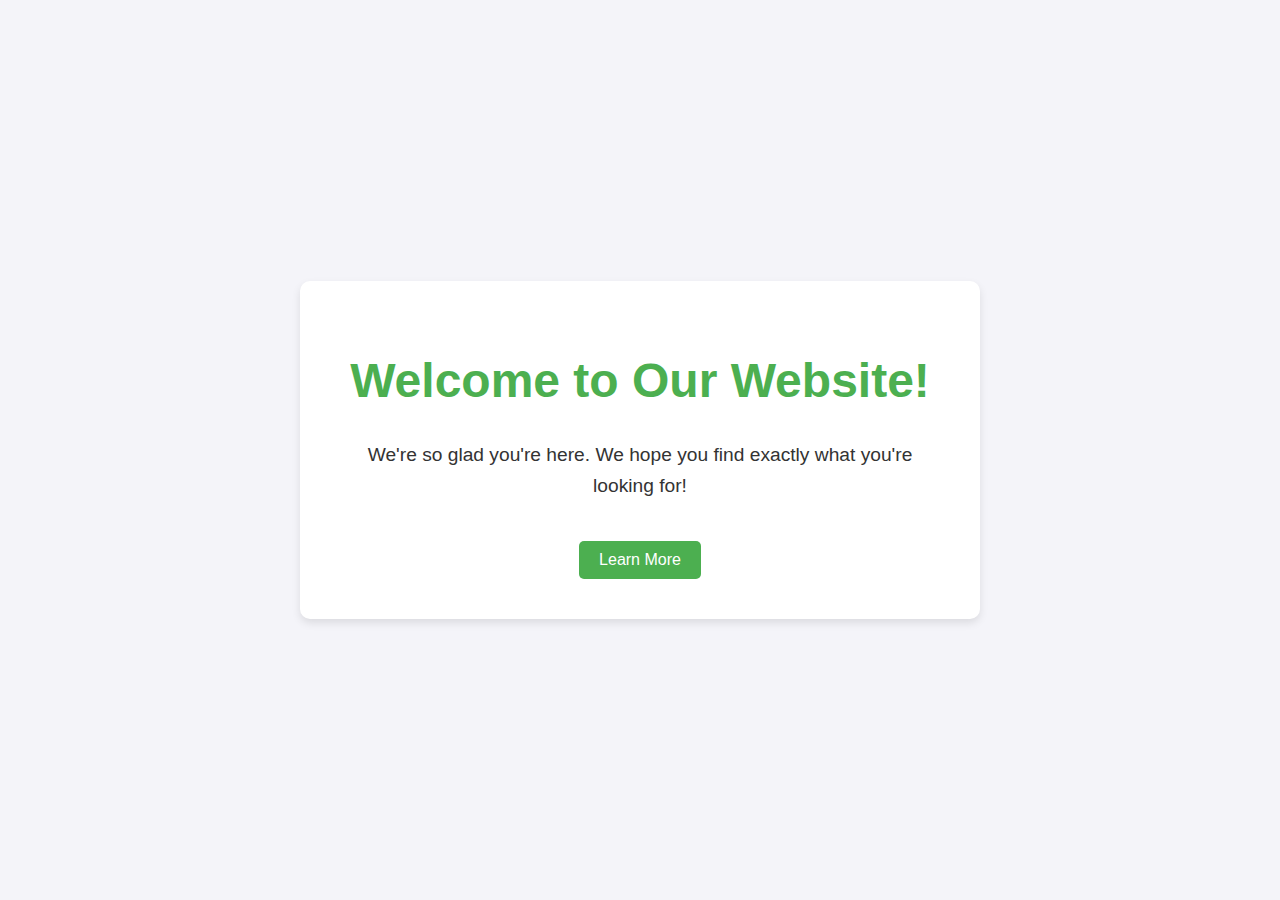
<file: index.html>
<!DOCTYPE html>
<html lang="en">
<head>
    <meta charset="UTF-8">
    <meta name="viewport" content="width=device-width, initial-scale=1.0">
    <title>Welcome to Our Website!</title>
    <style>
        body {
            font-family: Arial, sans-serif;
            background-color: #f4f4f9;
            color: #333;
            margin: 0;
            padding: 0;
            display: flex;
            justify-content: center;
            align-items: center;
            height: 100vh;
        }
        .container {
            text-align: center;
            background-color: #fff;
            padding: 40px;
            border-radius: 10px;
            box-shadow: 0 4px 8px rgba(0, 0, 0, 0.1);
            max-width: 600px;
            width: 100%;
        }
        h1 {
            color: #4CAF50;
            font-size: 3rem;
        }
        p {
            font-size: 1.2rem;
            line-height: 1.6;
        }
        .button {
            display: inline-block;
            margin-top: 20px;
            padding: 10px 20px;
            background-color: #4CAF50;
            color: white;
            text-decoration: none;
            border-radius: 5px;
            font-size: 1rem;
            transition: background-color 0.3s;
        }
        .button:hover {
            background-color: #45a049;
        }
    </style>
</head>
<body>

    <div class="container">
        <h1>Welcome to Our Website!</h1>
        <p>We're so glad you're here. We hope you find exactly what you're looking for!</p>
        <a href="#content" class="button">Learn More</a>
    </div>

</body>
</html>
</file>
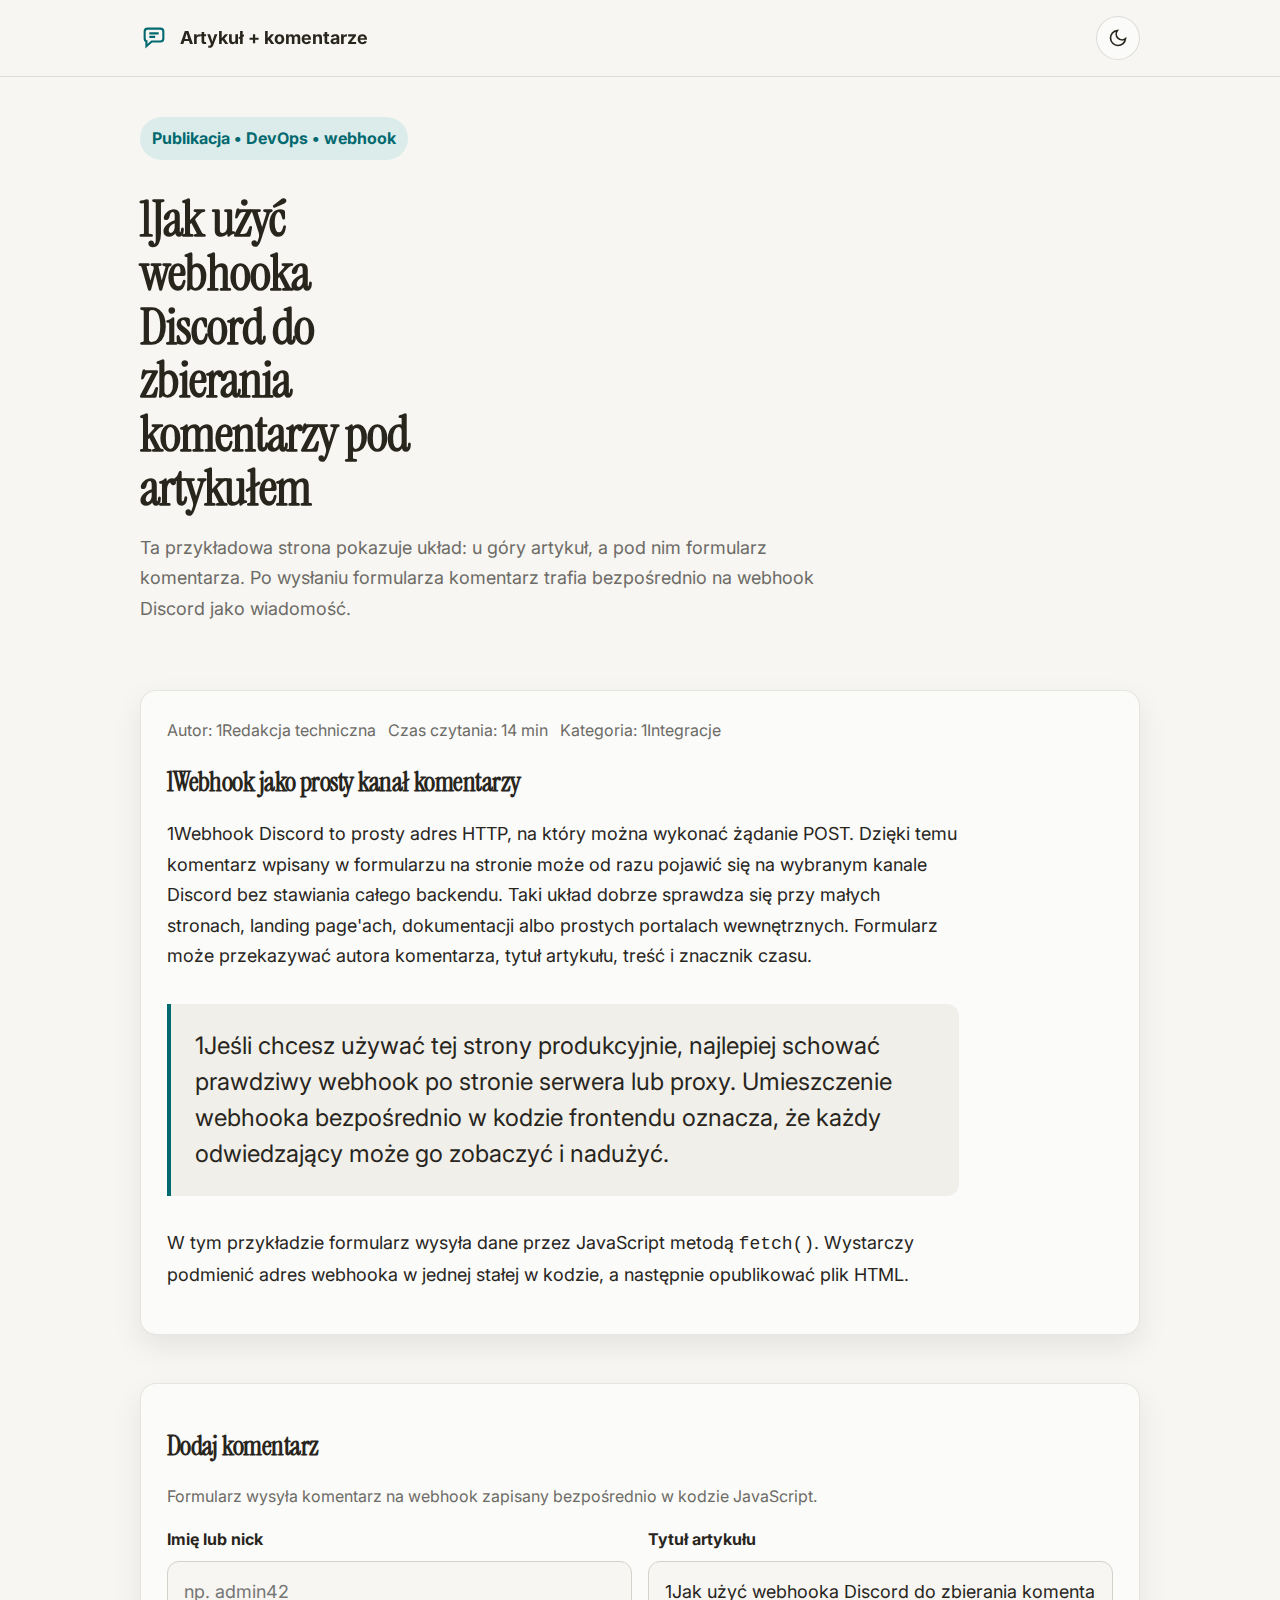
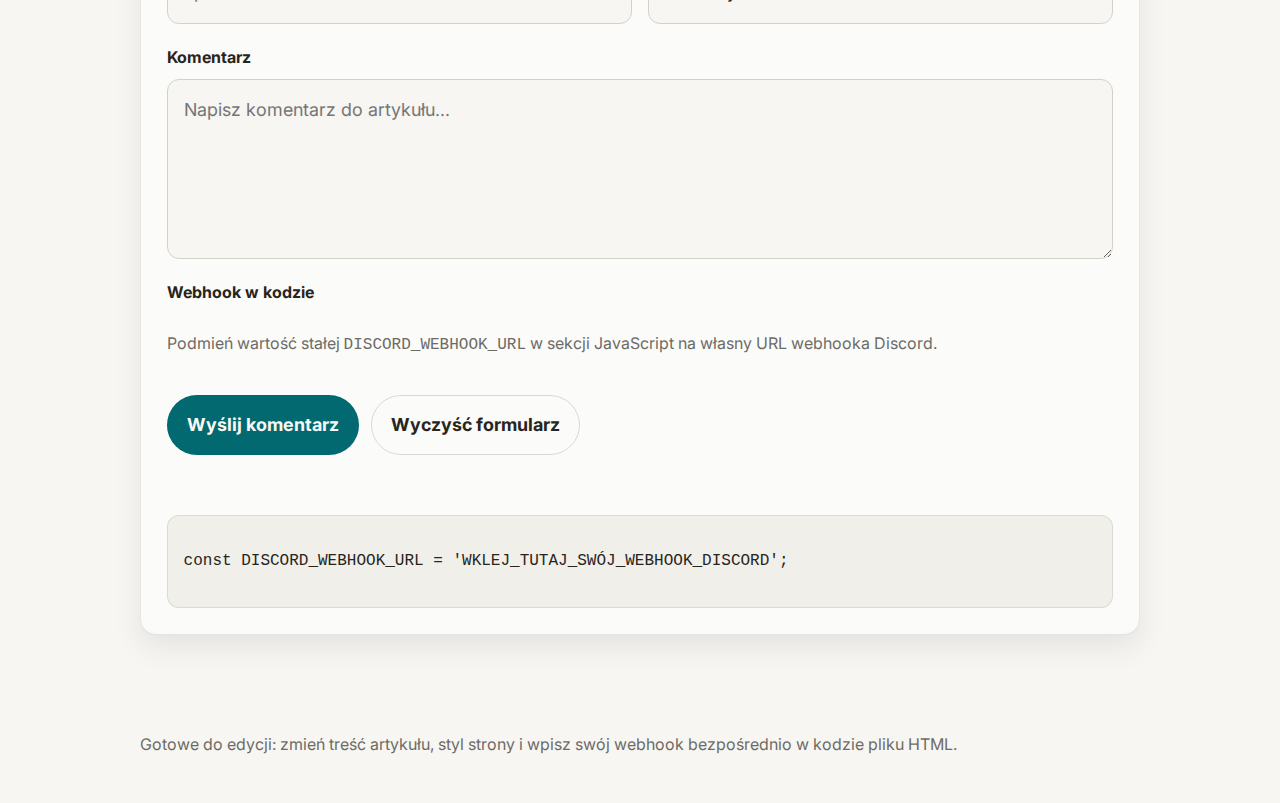
<file: artykul10.html>
<!DOCTYPE html>
<html lang="pl" data-theme="light">
<head>
  <meta charset="UTF-8" />
  <meta name="viewport" content="width=device-width, initial-scale=1.0" />
  <title>Artykuł z komentarzami na webhook Discord</title>
  <meta name="description" content="Statyczna strona z artykułem oraz formularzem komentarzy wysyłanych na webhook Discord zapisany w kodzie." />
  <link rel="preconnect" href="https://fonts.googleapis.com">
  <link rel="preconnect" href="https://fonts.gstatic.com" crossorigin>
  <link href="https://fonts.googleapis.com/css2?family=Instrument+Serif:ital@0;1&family=Inter:wght@400;500;600;700;800&display=swap" rel="stylesheet">
  <style>
    :root, [data-theme="light"] {
      --text-xs: clamp(0.75rem, 0.7rem + 0.25vw, 0.875rem);
      --text-sm: clamp(0.875rem, 0.8rem + 0.35vw, 1rem);
      --text-base: clamp(1rem, 0.95rem + 0.25vw, 1.125rem);
      --text-lg: clamp(1.125rem, 1rem + 0.75vw, 1.5rem);
      --text-xl: clamp(1.5rem, 1.2rem + 1.25vw, 2.25rem);
      --text-2xl: clamp(2rem, 1.2rem + 2.5vw, 3.5rem);
      --space-1: 0.25rem; --space-2: 0.5rem; --space-3: 0.75rem; --space-4: 1rem; --space-5: 1.25rem;
      --space-6: 1.5rem; --space-8: 2rem; --space-10: 2.5rem; --space-12: 3rem; --space-16: 4rem;
      --color-bg: #f7f6f2; --color-surface: #fbfbf9; --color-surface-2: #f1efe9; --color-border: #d4d1ca;
      --color-text: #28251d; --color-text-muted: #6d6b66; --color-primary: #01696f; --color-primary-hover: #0c4e54;
      --color-primary-soft: #dbeceb; --color-error: #a12c7b; --color-success: #437a22; --color-text-inverse: #f9f8f4;
      --radius-sm: 0.375rem; --radius-md: 0.75rem; --radius-lg: 1rem; --radius-full: 9999px;
      --shadow-sm: 0 1px 2px rgba(0,0,0,.05); --shadow-md: 0 12px 30px rgba(0,0,0,.08);
      --content-narrow: 760px; --content-default: 1000px;
      --font-display: 'Instrument Serif', Georgia, serif; --font-body: 'Inter', Arial, sans-serif;
    }
    [data-theme="dark"] {
      --color-bg: #171614; --color-surface: #1d1c1a; --color-surface-2: #242320; --color-border: #3a3835;
      --color-text: #e4e1da; --color-text-muted: #b2aea5; --color-primary: #4f98a3; --color-primary-hover: #68b3be;
      --color-primary-soft: #223234; --color-error: #d163a7; --color-success: #7bb159; --color-text-inverse: #171614;
      --shadow-sm: 0 1px 2px rgba(0,0,0,.25); --shadow-md: 0 14px 36px rgba(0,0,0,.35);
    }
    * { box-sizing: border-box; }
    html { scroll-behavior: smooth; }
    body {
      margin: 0; min-height: 100vh; background: var(--color-bg); color: var(--color-text);
      font-family: var(--font-body); line-height: 1.7; font-size: var(--text-base);
    }
    img, svg { display: block; max-width: 100%; }
    a, button, input, textarea { font: inherit; }
    .skip-link {
      position: absolute; left: -9999px; top: var(--space-2); background: var(--color-primary); color: white;
      padding: var(--space-3) var(--space-4); border-radius: var(--radius-sm); z-index: 100;
    }
    .skip-link:focus { left: var(--space-2); }
    .shell { width: min(calc(100% - 2rem), var(--content-default)); margin: 0 auto; }
    header {
      position: sticky; top: 0; z-index: 20; backdrop-filter: blur(14px);
      background: color-mix(in srgb, var(--color-bg) 88%, transparent);
      border-bottom: 1px solid color-mix(in srgb, var(--color-text) 12%, transparent);
    }
    .topbar {
      display: flex; align-items: center; justify-content: space-between; gap: var(--space-4);
      padding: var(--space-4) 0;
    }
    .brand { display: flex; align-items: center; gap: var(--space-3); font-weight: 700; }
    .brand svg { color: var(--color-primary); }
    .theme-toggle {
      min-width: 44px; min-height: 44px; display: inline-flex; align-items: center; justify-content: center;
      border: 1px solid color-mix(in srgb, var(--color-text) 14%, transparent); border-radius: var(--radius-full);
      background: var(--color-surface); color: var(--color-text);
    }
    main { padding: var(--space-10) 0 var(--space-16); }
    .hero {
      display: grid; gap: var(--space-8); margin-bottom: var(--space-12);
    }
    .eyebrow {
      display: inline-flex; align-items: center; gap: var(--space-2); width: fit-content;
      padding: var(--space-2) var(--space-3); border-radius: var(--radius-full);
      background: var(--color-primary-soft); color: var(--color-primary); font-size: var(--text-sm); font-weight: 700;
    }
    h1, h2 { font-family: var(--font-display); line-height: 1.05; letter-spacing: -0.02em; }
    h1 { font-size: var(--text-2xl); max-width: 12ch; margin: 0; }
    .lead { max-width: 64ch; color: var(--color-text-muted); }
    .article-card, .comment-card {
      background: var(--color-surface); border: 1px solid color-mix(in srgb, var(--color-text) 10%, transparent);
      border-radius: var(--radius-lg); box-shadow: var(--shadow-md);
    }
    .article-card { padding: clamp(1.5rem, 2vw, 3rem); }
    .article-meta {
      display: flex; flex-wrap: wrap; gap: var(--space-3); margin-bottom: var(--space-6);
      color: var(--color-text-muted); font-size: var(--text-sm);
    }
    .article-body { max-width: min(72ch, 100%); }
    .article-body p + p { margin-top: var(--space-5); }
    .article-body blockquote {
      margin: var(--space-8) 0; padding: var(--space-6); border-left: 4px solid var(--color-primary);
      background: var(--color-surface-2); border-radius: 0 var(--radius-md) var(--radius-md) 0;
      font-size: var(--text-lg); line-height: 1.5;
    }
    .comment-wrap { margin-top: var(--space-12); display: grid; gap: var(--space-8); }
    .comment-card { padding: clamp(1.25rem, 2vw, 2rem); }
    form { display: grid; gap: var(--space-5); }
    .grid { display: grid; grid-template-columns: repeat(2, minmax(0, 1fr)); gap: var(--space-4); }
    .field { display: grid; gap: var(--space-2); }
    label { font-size: var(--text-sm); font-weight: 700; }
    input, textarea {
      width: 100%; border: 1px solid var(--color-border); border-radius: var(--radius-md); background: var(--color-bg);
      color: var(--color-text); padding: 0.95rem 1rem; min-height: 48px;
    }
    textarea { min-height: 180px; resize: vertical; }
    input:focus, textarea:focus {
      outline: 2px solid color-mix(in srgb, var(--color-primary) 50%, white); outline-offset: 2px; border-color: var(--color-primary);
    }
    .help { font-size: var(--text-sm); color: var(--color-text-muted); }
    .actions { display: flex; flex-wrap: wrap; gap: var(--space-3); align-items: center; }
    .btn {
      min-height: 48px; padding: 0.85rem 1.2rem; border-radius: var(--radius-full); font-weight: 700;
      border: 1px solid transparent; cursor: pointer;
    }
    .btn-primary { background: var(--color-primary); color: var(--color-text-inverse); }
    .btn-primary:hover { background: var(--color-primary-hover); }
    .btn-secondary {
      background: transparent; border-color: color-mix(in srgb, var(--color-text) 16%, transparent); color: var(--color-text);
    }
    .status { min-height: 1.5em; font-size: var(--text-sm); font-weight: 600; }
    .status.error { color: var(--color-error); }
    .status.success { color: var(--color-success); }
    .code {
      margin-top: var(--space-4); padding: var(--space-4); border-radius: var(--radius-md);
      background: var(--color-surface-2); border: 1px solid color-mix(in srgb, var(--color-text) 10%, transparent);
      font-size: var(--text-sm); overflow-x: auto;
    }
    footer { padding: var(--space-8) 0 var(--space-12); color: var(--color-text-muted); font-size: var(--text-sm); }
    @media (max-width: 760px) {
      .grid { grid-template-columns: 1fr; }
      main { padding-top: var(--space-8); }
      .article-card, .comment-card { border-radius: var(--radius-md); }
    }
  </style>
</head>
<body>
  <a href="#content" class="skip-link">Przejdź do treści</a>
  <header>
    <div class="shell topbar">
      <div class="brand" aria-label="Komentarze do artykułu">
        <svg width="28" height="28" viewBox="0 0 24 24" fill="none" stroke="currentColor" stroke-width="1.8" aria-hidden="true">
          <path d="M4 6.5C4 5.12 5.12 4 6.5 4h11A2.5 2.5 0 0 1 20 6.5v6A2.5 2.5 0 0 1 17.5 15H10l-4.5 4v-4H6.5A2.5 2.5 0 0 1 4 12.5z"/>
          <path d="M8 8h8M8 11h5"/>
        </svg>
        <span>Artykuł + komentarze</span>
      </div>
      <button class="theme-toggle" data-theme-toggle aria-label="Przełącz motyw">
        <svg width="20" height="20" viewBox="0 0 24 24" fill="none" stroke="currentColor" stroke-width="2" aria-hidden="true">
          <path d="M21 12.79A9 9 0 1 1 11.21 3 7 7 0 0 0 21 12.79z"></path>
        </svg>
      </button>
    </div>
  </header>

  <main id="content" class="shell">
    <section class="hero" aria-labelledby="tytul-artykulu">
      <div class="eyebrow">Publikacja • DevOps • webhook</div>
      <div>
        <h1 id="tytul-artykulu">1Jak użyć webhooka Discord do zbierania komentarzy pod artykułem</h1>
        <p class="lead">Ta przykładowa strona pokazuje układ: u góry artykuł, a pod nim formularz komentarza. Po wysłaniu formularza komentarz trafia bezpośrednio na webhook Discord jako wiadomość.</p>
      </div>
    </section>

    <article class="article-card" aria-labelledby="article-heading">
      <div class="article-meta">
        <span>Autor: 1Redakcja techniczna</span>
        <span>Czas czytania: 14 min</span>
        <span>Kategoria: 1Integracje</span>
      </div>
      <div class="article-body">
        <h2 id="article-heading">1Webhook jako prosty kanał komentarzy</h2>
        <p>1Webhook Discord to prosty adres HTTP, na który można wykonać żądanie POST. Dzięki temu komentarz wpisany w formularzu na stronie może od razu pojawić się na wybranym kanale Discord bez stawiania całego backendu. Taki układ dobrze sprawdza się przy małych stronach, landing page'ach, dokumentacji albo prostych portalach wewnętrznych. Formularz może przekazywać autora komentarza, tytuł artykułu, treść i znacznik czasu.</p>
        <blockquote>
          1Jeśli chcesz używać tej strony produkcyjnie, najlepiej schować prawdziwy webhook po stronie serwera lub proxy. Umieszczenie webhooka bezpośrednio w kodzie frontendu oznacza, że każdy odwiedzający może go zobaczyć i nadużyć.
        </blockquote>
        <p>W tym przykładzie formularz wysyła dane przez JavaScript metodą <code>fetch()</code>. Wystarczy podmienić adres webhooka w jednej stałej w kodzie, a następnie opublikować plik HTML.</p>
      </div>
    </article>

    <section class="comment-wrap" aria-labelledby="comments-title">
      <div class="comment-card">
        <h2 id="comments-title">Dodaj komentarz</h2>
        <p class="help">Formularz wysyła komentarz na webhook zapisany bezpośrednio w kodzie JavaScript.</p>

        <form id="commentForm">
          <div class="grid">
            <div class="field">
              <label for="author">Imię lub nick</label>
              <input id="author" name="author" type="text" maxlength="80" placeholder="np. admin42" required />
            </div>
            <div class="field">
              <label for="articleTitle">Tytuł artykułu</label>
              <input id="articleTitle" name="articleTitle" type="text" maxlength="120" value="1Jak użyć webhooka Discord do zbierania komentarzy pod artykułem" required />
            </div>
          </div>

          <div class="field">
            <label for="comment">Komentarz</label>
            <textarea id="comment" name="comment" maxlength="1800" placeholder="Napisz komentarz do artykułu..." required></textarea>
          </div>

          <div class="field">
            <label>Webhook w kodzie</label>
            <p class="help">Podmień wartość stałej <code>DISCORD_WEBHOOK_URL</code> w sekcji JavaScript na własny URL webhooka Discord.</p>
          </div>

          <div class="actions">
            <button class="btn btn-primary" type="submit">Wyślij komentarz</button>
            <button class="btn btn-secondary" type="reset">Wyczyść formularz</button>
          </div>

          <div id="status" class="status" aria-live="polite"></div>
        </form>

        <div class="code" aria-label="Miejsce zmiany webhooka w kodzie">
<pre>const DISCORD_WEBHOOK_URL = 'WKLEJ_TUTAJ_SWÓJ_WEBHOOK_DISCORD';</pre>
        </div>
      </div>
    </section>
  </main>

  <footer class="shell">
    Gotowe do edycji: zmień treść artykułu, styl strony i wpisz swój webhook bezpośrednio w kodzie pliku HTML.
  </footer>

  <script>
    (function () {
      const DISCORD_WEBHOOK_URL = 'WKLEJ_TUTAJ_SWÓJ_WEBHOOK_DISCORD';

      const root = document.documentElement;
      const toggle = document.querySelector('[data-theme-toggle]');
      let theme = window.matchMedia('(prefers-color-scheme: dark)').matches ? 'dark' : 'light';
      root.setAttribute('data-theme', theme);

      const setIcon = () => {
        toggle.innerHTML = theme === 'dark'
          ? '<svg width="20" height="20" viewBox="0 0 24 24" fill="none" stroke="currentColor" stroke-width="2" aria-hidden="true"><circle cx="12" cy="12" r="5"></circle><path d="M12 1v2M12 21v2M4.22 4.22l1.42 1.42M18.36 18.36l1.42 1.42M1 12h2M21 12h2M4.22 19.78l1.42-1.42M18.36 5.64l1.42-1.42"></path></svg>'
          : '<svg width="20" height="20" viewBox="0 0 24 24" fill="none" stroke="currentColor" stroke-width="2" aria-hidden="true"><path d="M21 12.79A9 9 0 1 1 11.21 3 7 7 0 0 0 21 12.79z"></path></svg>';
      };
      setIcon();
      toggle.addEventListener('click', () => {
        theme = theme === 'dark' ? 'light' : 'dark';
        root.setAttribute('data-theme', theme);
        setIcon();
      });

      const form = document.getElementById('commentForm');
      const statusBox = document.getElementById('status');

      form.addEventListener('submit', async (event) => {
        event.preventDefault();
        statusBox.className = 'status';
        statusBox.textContent = 'Wysyłanie komentarza...';

        const formData = new FormData(form);
        const author = String(formData.get('author') || '').trim();
        const articleTitle = String(formData.get('articleTitle') || '').trim();
        const comment = String(formData.get('comment') || '').trim();

        if (!author || !articleTitle || !comment) {
          statusBox.className = 'status error';
          statusBox.textContent = 'Uzupełnij pola autora, tytułu i komentarza.';
          return;
        }

        if (!DISCORD_WEBHOOK_URL || DISCORD_WEBHOOK_URL.includes('WKLEJ_TUTAJ')) {
          statusBox.className = 'status error';
          statusBox.textContent = 'Najpierw wpisz własny webhook w stałej DISCORD_WEBHOOK_URL w kodzie pliku.';
          return;
        }

        const payload = {
          username: 'Komentarze artykułu',
          embeds: [
            {
              title: 'Nowy komentarz do artykułu',
              color: 925647,
              fields: [
                { name: 'Autor', value: author.slice(0, 80), inline: true },
                { name: 'Artykuł', value: articleTitle.slice(0, 120), inline: true },
                { name: 'Komentarz', value: comment.slice(0, 1800) }
              ],
              footer: { text: 'Formularz komentarzy' },
              timestamp: new Date().toISOString()
            }
          ]
        };

        try {
          const response = await fetch(DISCORD_WEBHOOK_URL, {
            method: 'POST',
            headers: { 'Content-Type': 'application/json' },
            body: JSON.stringify(payload)
          });

          if (!response.ok && response.status !== 204) {
            throw new Error('HTTP ' + response.status);
          }

          statusBox.className = 'status success';
          statusBox.textContent = 'Komentarz został wysłany na webhook Discord.';
          form.reset();
          document.getElementById('articleTitle').value = '1Jak użyć webhooka Discord do zbierania komentarzy pod artykułem';
        } catch (error) {
          statusBox.className = 'status error';
          statusBox.textContent = 'Nie udało się wysłać komentarza. Sprawdź stałą DISCORD_WEBHOOK_URL w kodzie oraz politykę CORS/przeglądarki.';
        }
      });
    })();
  </script>
</body>
</html>
</file>
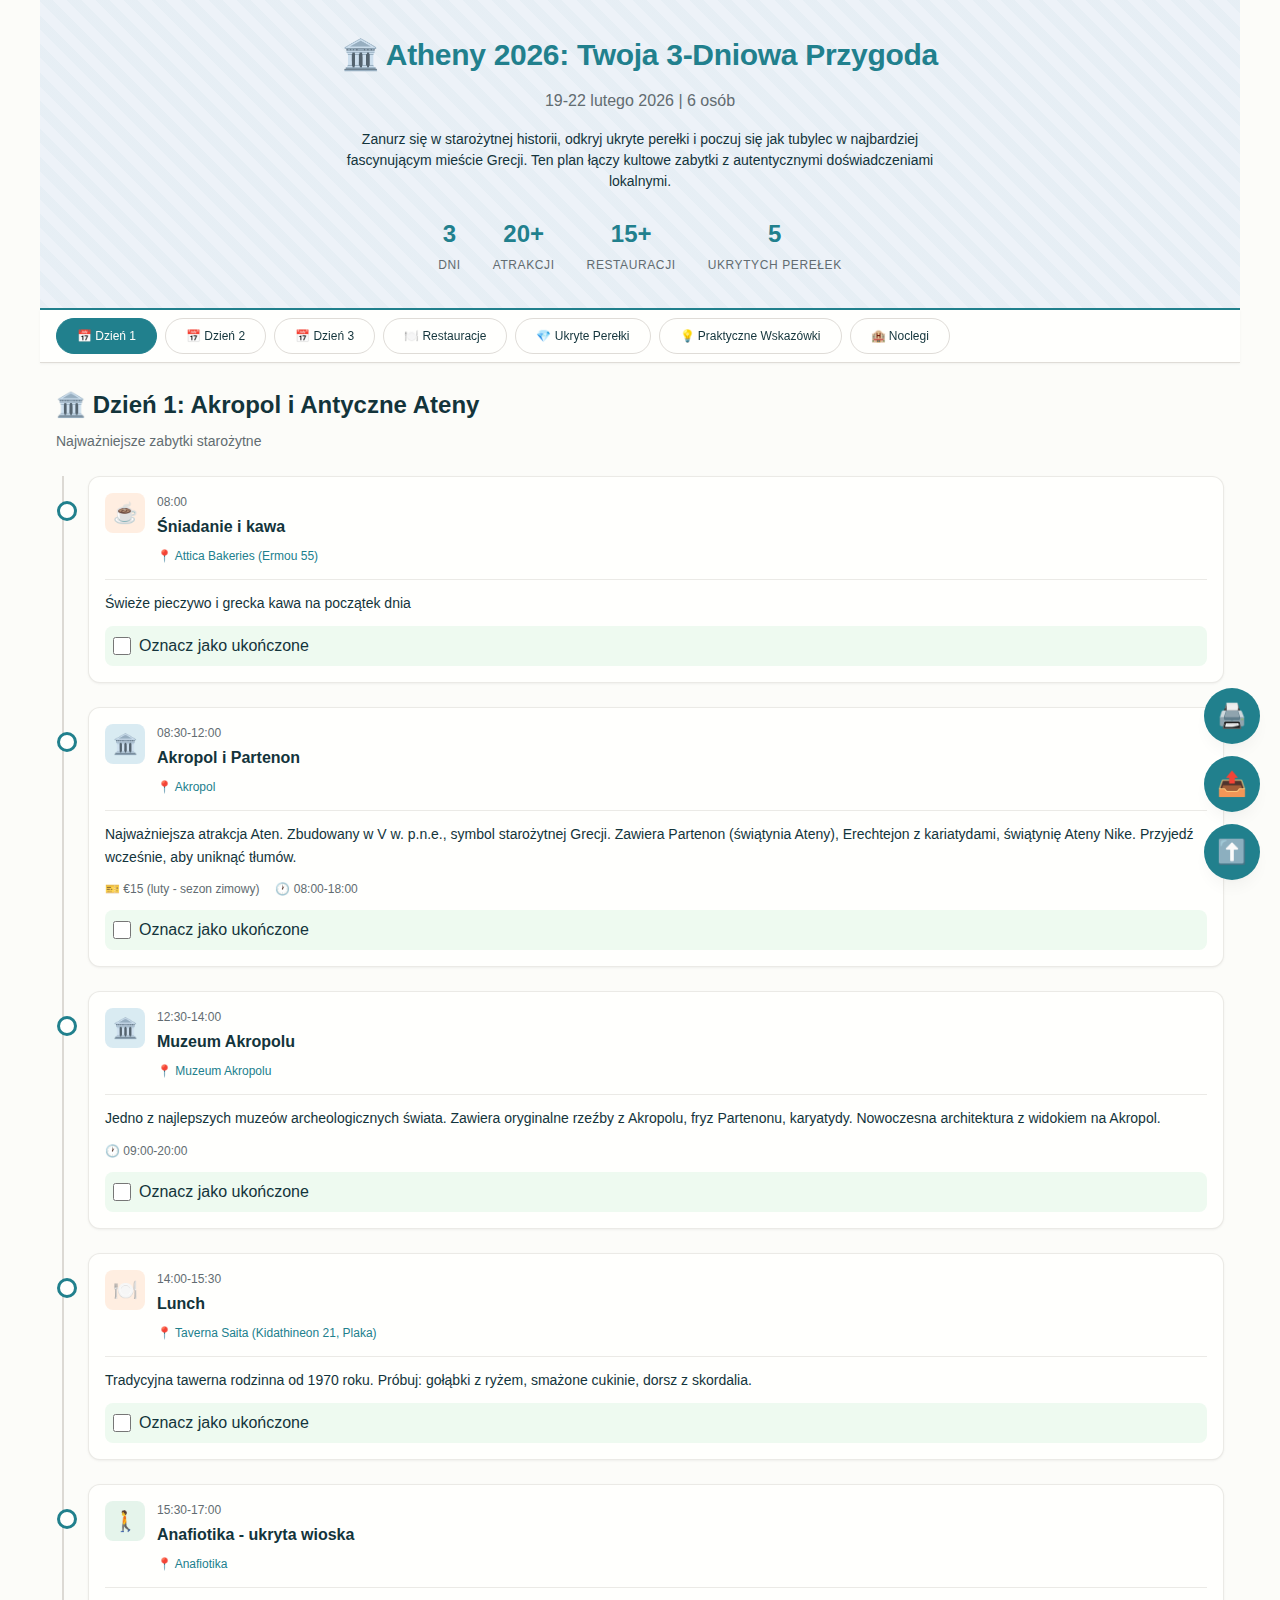
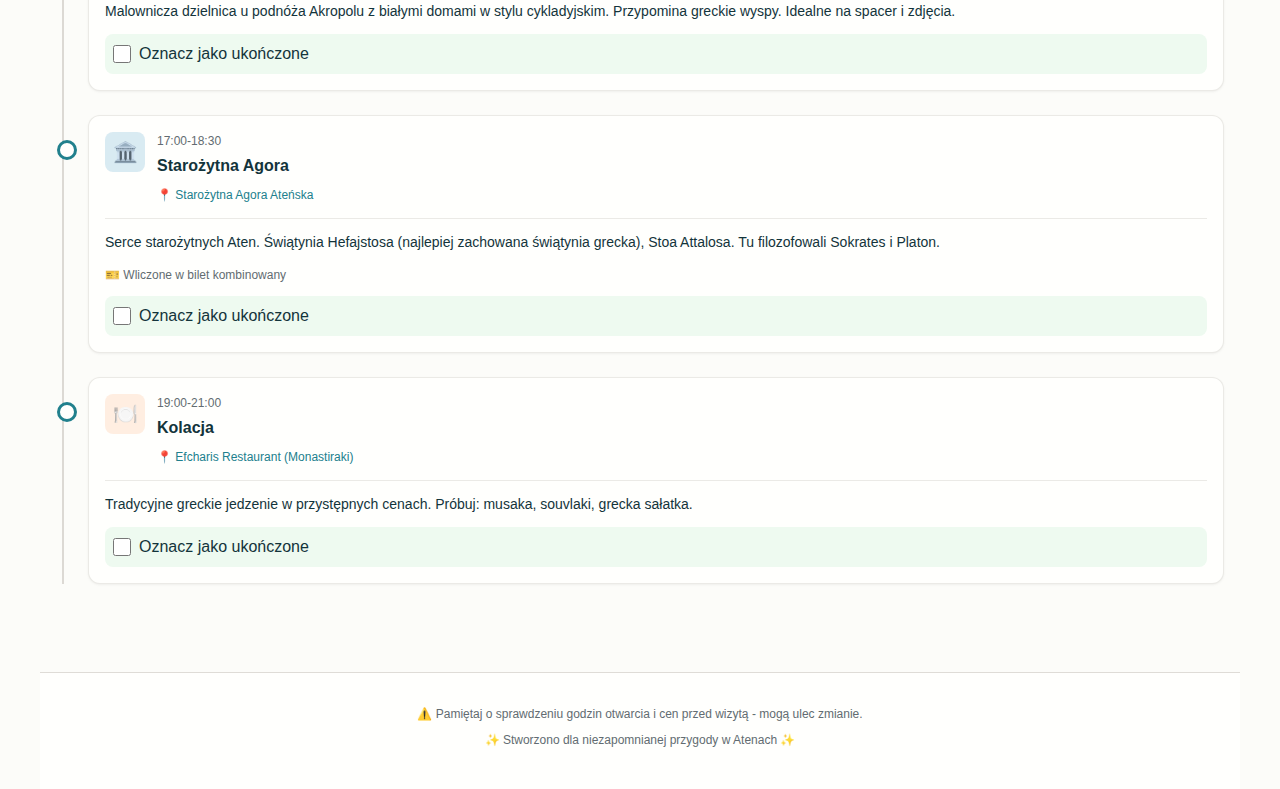
<file: at.html>
<!DOCTYPE html>
<html lang="pl">
<head>
    <meta charset="UTF-8">
    <meta name="viewport" content="width=device-width, initial-scale=1.0">
    <title>Atheny 2026: Twoja 3-Dniowa Przygoda</title>
    <style>
        :root {
  /* Primitive Color Tokens */
  --color-white: rgba(255, 255, 255, 1);
  --color-black: rgba(0, 0, 0, 1);
  --color-cream-50: rgba(252, 252, 249, 1);
  --color-cream-100: rgba(255, 255, 253, 1);
  --color-gray-200: rgba(245, 245, 245, 1);
  --color-gray-300: rgba(167, 169, 169, 1);
  --color-gray-400: rgba(119, 124, 124, 1);
  --color-slate-500: rgba(98, 108, 113, 1);
  --color-brown-600: rgba(94, 82, 64, 1);
  --color-charcoal-700: rgba(31, 33, 33, 1);
  --color-charcoal-800: rgba(38, 40, 40, 1);
  --color-slate-900: rgba(19, 52, 59, 1);
  --color-teal-300: rgba(50, 184, 198, 1);
  --color-teal-400: rgba(45, 166, 178, 1);
  --color-teal-500: rgba(33, 128, 141, 1);
  --color-teal-600: rgba(29, 116, 128, 1);
  --color-teal-700: rgba(26, 104, 115, 1);
  --color-teal-800: rgba(41, 150, 161, 1);
  --color-red-400: rgba(255, 84, 89, 1);
  --color-red-500: rgba(192, 21, 47, 1);
  --color-orange-400: rgba(230, 129, 97, 1);
  --color-orange-500: rgba(168, 75, 47, 1);

  --color-brown-600-rgb: 94, 82, 64;
  --color-teal-500-rgb: 33, 128, 141;
  --color-slate-900-rgb: 19, 52, 59;
  --color-slate-500-rgb: 98, 108, 113;
  --color-red-500-rgb: 192, 21, 47;
  --color-red-400-rgb: 255, 84, 89;
  --color-orange-500-rgb: 168, 75, 47;
  --color-orange-400-rgb: 230, 129, 97;

  --color-bg-1: rgba(59, 130, 246, 0.08);
  --color-bg-2: rgba(245, 158, 11, 0.08);
  --color-bg-3: rgba(34, 197, 94, 0.08);
  --color-bg-4: rgba(239, 68, 68, 0.08);
  --color-bg-5: rgba(147, 51, 234, 0.08);
  --color-bg-6: rgba(249, 115, 22, 0.08);
  --color-bg-7: rgba(236, 72, 153, 0.08);
  --color-bg-8: rgba(6, 182, 212, 0.08);

  --color-background: var(--color-cream-50);
  --color-surface: var(--color-cream-100);
  --color-text: var(--color-slate-900);
  --color-text-secondary: var(--color-slate-500);
  --color-primary: var(--color-teal-500);
  --color-primary-hover: var(--color-teal-600);
  --color-primary-active: var(--color-teal-700);
  --color-secondary: rgba(var(--color-brown-600-rgb), 0.12);
  --color-secondary-hover: rgba(var(--color-brown-600-rgb), 0.2);
  --color-secondary-active: rgba(var(--color-brown-600-rgb), 0.25);
  --color-border: rgba(var(--color-brown-600-rgb), 0.2);
  --color-btn-primary-text: var(--color-cream-50);
  --color-card-border: rgba(var(--color-brown-600-rgb), 0.12);
  --color-card-border-inner: rgba(var(--color-brown-600-rgb), 0.12);
  --color-error: var(--color-red-500);
  --color-success: var(--color-teal-500);
  --color-warning: var(--color-orange-500);
  --color-info: var(--color-slate-500);
  --color-focus-ring: rgba(var(--color-teal-500-rgb), 0.4);
  --color-select-caret: rgba(var(--color-slate-900-rgb), 0.8);

  --focus-ring: 0 0 0 3px var(--color-focus-ring);
  --focus-outline: 2px solid var(--color-primary);
  --status-bg-opacity: 0.15;
  --status-border-opacity: 0.25;

  --font-family-base: "FKGroteskNeue", "Geist", "Inter", -apple-system, BlinkMacSystemFont, "Segoe UI", Roboto, sans-serif;
  --font-family-mono: "Berkeley Mono", ui-monospace, SFMono-Regular, Menlo, Monaco, Consolas, monospace;
  --font-size-xs: 11px;
  --font-size-sm: 12px;
  --font-size-base: 14px;
  --font-size-md: 14px;
  --font-size-lg: 16px;
  --font-size-xl: 18px;
  --font-size-2xl: 20px;
  --font-size-3xl: 24px;
  --font-size-4xl: 30px;
  --font-weight-normal: 400;
  --font-weight-medium: 500;
  --font-weight-semibold: 550;
  --font-weight-bold: 600;
  --line-height-tight: 1.2;
  --line-height-normal: 1.5;
  --letter-spacing-tight: -0.01em;

  --space-0: 0;
  --space-1: 1px;
  --space-2: 2px;
  --space-4: 4px;
  --space-6: 6px;
  --space-8: 8px;
  --space-10: 10px;
  --space-12: 12px;
  --space-16: 16px;
  --space-20: 20px;
  --space-24: 24px;
  --space-32: 32px;

  --radius-sm: 6px;
  --radius-base: 8px;
  --radius-md: 10px;
  --radius-lg: 12px;
  --radius-full: 9999px;

  --shadow-xs: 0 1px 2px rgba(0, 0, 0, 0.02);
  --shadow-sm: 0 1px 3px rgba(0, 0, 0, 0.04), 0 1px 2px rgba(0, 0, 0, 0.02);
  --shadow-md: 0 4px 6px -1px rgba(0, 0, 0, 0.04), 0 2px 4px -1px rgba(0, 0, 0, 0.02);
  --shadow-lg: 0 10px 15px -3px rgba(0, 0, 0, 0.04), 0 4px 6px -2px rgba(0, 0, 0, 0.02);
  --shadow-inset-sm: inset 0 1px 0 rgba(255, 255, 255, 0.15), inset 0 -1px 0 rgba(0, 0, 0, 0.03);

  --duration-fast: 150ms;
  --duration-normal: 250ms;
  --ease-standard: cubic-bezier(0.16, 1, 0.3, 1);

  --container-sm: 640px;
  --container-md: 768px;
  --container-lg: 1024px;
  --container-xl: 1280px;

  /* Custom app colors */
  --greek-blue: #0077B6;
  --greek-gold: #FFD700;
  --meal-color: #FF8C42;
  --culture-color: #0077B6;
  --walking-color: #52B788;
  --nightlife-color: #9B5DE5;
  --shopping-color: #F15BB5;
}

@media (prefers-color-scheme: dark) {
  :root {
    --color-gray-400-rgb: 119, 124, 124;
    --color-teal-300-rgb: 50, 184, 198;
    --color-gray-300-rgb: 167, 169, 169;
    --color-gray-200-rgb: 245, 245, 245;

    --color-bg-1: rgba(29, 78, 216, 0.15);
    --color-bg-2: rgba(180, 83, 9, 0.15);
    --color-bg-3: rgba(21, 128, 61, 0.15);
    --color-bg-4: rgba(185, 28, 28, 0.15);
    --color-bg-5: rgba(107, 33, 168, 0.15);
    --color-bg-6: rgba(194, 65, 12, 0.15);
    --color-bg-7: rgba(190, 24, 93, 0.15);
    --color-bg-8: rgba(8, 145, 178, 0.15);

    --color-background: var(--color-charcoal-700);
    --color-surface: var(--color-charcoal-800);
    --color-text: var(--color-gray-200);
    --color-text-secondary: rgba(var(--color-gray-300-rgb), 0.7);
    --color-primary: var(--color-teal-300);
    --color-primary-hover: var(--color-teal-400);
    --color-primary-active: var(--color-teal-800);
    --color-secondary: rgba(var(--color-gray-400-rgb), 0.15);
    --color-secondary-hover: rgba(var(--color-gray-400-rgb), 0.25);
    --color-secondary-active: rgba(var(--color-gray-400-rgb), 0.3);
    --color-border: rgba(var(--color-gray-400-rgb), 0.3);
    --color-error: var(--color-red-400);
    --color-success: var(--color-teal-300);
    --color-warning: var(--color-orange-400);
    --color-info: var(--color-gray-300);
    --color-focus-ring: rgba(var(--color-teal-300-rgb), 0.4);
    --color-btn-primary-text: var(--color-slate-900);
    --color-card-border: rgba(var(--color-gray-400-rgb), 0.2);
    --color-card-border-inner: rgba(var(--color-gray-400-rgb), 0.15);
    --shadow-inset-sm: inset 0 1px 0 rgba(255, 255, 255, 0.1), inset 0 -1px 0 rgba(0, 0, 0, 0.15);
  }
}

@font-face {
  font-family: 'FKGroteskNeue';
  src: url('https://r2cdn.perplexity.ai/fonts/FKGroteskNeue.woff2') format('woff2');
}

* {
  margin: 0;
  padding: 0;
  box-sizing: border-box;
}

body {
  font-family: var(--font-family-base);
  background-color: var(--color-background);
  color: var(--color-text);
  line-height: var(--line-height-normal);
  -webkit-font-smoothing: antialiased;
}

.app-container {
  max-width: 1200px;
  margin: 0 auto;
}

/* Header Styles */
.header {
  background: var(--color-bg-1);
  padding: var(--space-32) var(--space-16);
  text-align: center;
  border-bottom: 2px solid var(--color-primary);
  position: relative;
  overflow: hidden;
}

.header::before {
  content: '';
  position: absolute;
  top: -50%;
  left: -50%;
  width: 200%;
  height: 200%;
  background: repeating-linear-gradient(
    45deg,
    transparent,
    transparent 10px,
    rgba(var(--color-teal-500-rgb), 0.03) 10px,
    rgba(var(--color-teal-500-rgb), 0.03) 20px
  );
  pointer-events: none;
}

.header-content {
  position: relative;
  z-index: 1;
}

.header h1 {
  font-size: var(--font-size-4xl);
  color: var(--color-primary);
  margin-bottom: var(--space-12);
  letter-spacing: var(--letter-spacing-tight);
}

.header-subtitle {
  font-size: var(--font-size-lg);
  color: var(--color-text-secondary);
  margin-bottom: var(--space-16);
}

.header-description {
  font-size: var(--font-size-base);
  color: var(--color-text);
  max-width: 600px;
  margin: 0 auto var(--space-24) auto;
}

.stats-container {
  display: flex;
  justify-content: center;
  gap: var(--space-32);
  flex-wrap: wrap;
  margin-top: var(--space-24);
}

.stat-item {
  text-align: center;
}

.stat-number {
  font-size: var(--font-size-3xl);
  font-weight: var(--font-weight-bold);
  color: var(--color-primary);
  display: block;
}

.stat-label {
  font-size: var(--font-size-sm);
  color: var(--color-text-secondary);
  text-transform: uppercase;
  letter-spacing: 0.05em;
}

/* Navigation */
.nav-container {
  position: sticky;
  top: 0;
  background: var(--color-surface);
  border-bottom: 1px solid var(--color-border);
  z-index: 100;
  box-shadow: var(--shadow-sm);
}

.nav {
  display: flex;
  overflow-x: auto;
  padding: var(--space-8) var(--space-16);
  gap: var(--space-8);
}

.nav::-webkit-scrollbar {
  height: 4px;
}

.nav::-webkit-scrollbar-thumb {
  background: var(--color-border);
  border-radius: var(--radius-full);
}

.nav-btn {
  padding: var(--space-10) var(--space-20);
  background: transparent;
  border: 1px solid var(--color-border);
  border-radius: var(--radius-full);
  cursor: pointer;
  font-size: var(--font-size-sm);
  font-weight: var(--font-weight-medium);
  color: var(--color-text);
  white-space: nowrap;
  transition: all var(--duration-fast) var(--ease-standard);
}

.nav-btn:hover {
  background: var(--color-secondary);
  border-color: var(--color-primary);
}

.nav-btn.active {
  background: var(--color-primary);
  color: var(--color-btn-primary-text);
  border-color: var(--color-primary);
}

/* Main Content */
.main-content {
  padding: var(--space-24) var(--space-16);
}

.section {
  margin-bottom: var(--space-32);
  display: none;
}

.section.active {
  display: block;
  animation: fadeIn 0.3s var(--ease-standard);
}

@keyframes fadeIn {
  from { opacity: 0; transform: translateY(10px); }
  to { opacity: 1; transform: translateY(0); }
}

.section-title {
  font-size: var(--font-size-3xl);
  color: var(--color-text);
  margin-bottom: var(--space-8);
  display: flex;
  align-items: center;
  gap: var(--space-12);
}

.section-subtitle {
  font-size: var(--font-size-base);
  color: var(--color-text-secondary);
  margin-bottom: var(--space-24);
}

/* Activity Timeline */
.timeline {
  position: relative;
  padding-left: var(--space-32);
}

.timeline::before {
  content: '';
  position: absolute;
  left: 6px;
  top: 0;
  bottom: 0;
  width: 2px;
  background: var(--color-border);
}

.activity-card {
  position: relative;
  margin-bottom: var(--space-24);
  background: var(--color-surface);
  border: 1px solid var(--color-card-border);
  border-radius: var(--radius-lg);
  padding: var(--space-16);
  box-shadow: var(--shadow-sm);
  transition: all var(--duration-normal) var(--ease-standard);
}

.activity-card:hover {
  box-shadow: var(--shadow-md);
  transform: translateY(-2px);
}

.activity-card::before {
  content: '';
  position: absolute;
  left: -32px;
  top: 24px;
  width: 14px;
  height: 14px;
  border-radius: 50%;
  background: var(--color-surface);
  border: 3px solid var(--color-primary);
}

.activity-header {
  display: flex;
  align-items: flex-start;
  gap: var(--space-12);
  margin-bottom: var(--space-12);
}

.activity-icon {
  width: 40px;
  height: 40px;
  border-radius: var(--radius-base);
  display: flex;
  align-items: center;
  justify-content: center;
  font-size: 20px;
  flex-shrink: 0;
}

.activity-icon.meal { background: rgba(255, 140, 66, 0.15); }
.activity-icon.culture { background: rgba(0, 119, 182, 0.15); }
.activity-icon.walking { background: rgba(82, 183, 136, 0.15); }
.activity-icon.nightlife { background: rgba(155, 93, 229, 0.15); }
.activity-icon.shopping { background: rgba(241, 91, 181, 0.15); }

.activity-main {
  flex: 1;
}

.activity-time {
  font-size: var(--font-size-sm);
  color: var(--color-text-secondary);
  font-weight: var(--font-weight-medium);
  margin-bottom: var(--space-4);
}

.activity-name {
  font-size: var(--font-size-lg);
  font-weight: var(--font-weight-semibold);
  color: var(--color-text);
  margin-bottom: var(--space-4);
}

.activity-location {
  font-size: var(--font-size-sm);
  color: var(--color-primary);
  display: inline-flex;
  align-items: center;
  gap: var(--space-4);
  cursor: pointer;
  transition: color var(--duration-fast) var(--ease-standard);
}

.activity-location:hover {
  color: var(--color-primary-hover);
  text-decoration: underline;
}

.activity-details {
  margin-top: var(--space-12);
  padding-top: var(--space-12);
  border-top: 1px solid var(--color-card-border-inner);
}

.activity-description {
  font-size: var(--font-size-base);
  color: var(--color-text);
  line-height: 1.6;
  margin-bottom: var(--space-12);
}

.activity-info {
  display: flex;
  gap: var(--space-16);
  flex-wrap: wrap;
  font-size: var(--font-size-sm);
}

.info-item {
  display: flex;
  align-items: center;
  gap: var(--space-4);
  color: var(--color-text-secondary);
}

.activity-checkbox {
  display: flex;
  align-items: center;
  gap: var(--space-8);
  margin-top: var(--space-12);
  padding: var(--space-8);
  background: var(--color-bg-3);
  border-radius: var(--radius-base);
  cursor: pointer;
  transition: background var(--duration-fast) var(--ease-standard);
}

.activity-checkbox:hover {
  background: rgba(var(--color-success-rgb), 0.2);
}

.activity-checkbox input[type="checkbox"] {
  width: 18px;
  height: 18px;
  cursor: pointer;
}

.activity-checkbox.completed {
  background: rgba(var(--color-success-rgb), 0.2);
}

/* Restaurant Cards */
.restaurant-categories {
  margin-bottom: var(--space-24);
}

.category-section {
  margin-bottom: var(--space-32);
}

.category-title {
  font-size: var(--font-size-xl);
  font-weight: var(--font-weight-semibold);
  color: var(--color-text);
  margin-bottom: var(--space-16);
  display: flex;
  align-items: center;
  gap: var(--space-8);
}

.restaurant-grid {
  display: grid;
  grid-template-columns: repeat(auto-fill, minmax(280px, 1fr));
  gap: var(--space-16);
}

.restaurant-card {
  background: var(--color-surface);
  border: 1px solid var(--color-card-border);
  border-radius: var(--radius-lg);
  padding: var(--space-16);
  box-shadow: var(--shadow-sm);
  transition: all var(--duration-normal) var(--ease-standard);
}

.restaurant-card:hover {
  box-shadow: var(--shadow-md);
  transform: translateY(-2px);
}

.restaurant-name {
  font-size: var(--font-size-base);
  font-weight: var(--font-weight-semibold);
  color: var(--color-text);
  margin-bottom: var(--space-4);
}

.restaurant-address {
  font-size: var(--font-size-sm);
  color: var(--color-primary);
  cursor: pointer;
}

.restaurant-address:hover {
  text-decoration: underline;
}

/* Hidden Gems */
.gems-grid {
  display: grid;
  grid-template-columns: repeat(auto-fill, minmax(300px, 1fr));
  gap: var(--space-20);
}

.gem-card {
  background: var(--color-bg-5);
  border: 1px solid var(--color-card-border);
  border-radius: var(--radius-lg);
  padding: var(--space-20);
  box-shadow: var(--shadow-sm);
  transition: all var(--duration-normal) var(--ease-standard);
}

.gem-card:hover {
  box-shadow: var(--shadow-md);
  transform: translateY(-2px);
}

.gem-icon {
  font-size: 32px;
  margin-bottom: var(--space-12);
}

.gem-name {
  font-size: var(--font-size-lg);
  font-weight: var(--font-weight-semibold);
  color: var(--color-text);
  margin-bottom: var(--space-8);
}

.gem-description {
  font-size: var(--font-size-base);
  color: var(--color-text-secondary);
  line-height: 1.6;
}

/* Tips Section */
.tips-grid {
  display: grid;
  gap: var(--space-20);
}

.tip-card {
  background: var(--color-surface);
  border: 1px solid var(--color-card-border);
  border-radius: var(--radius-lg);
  padding: var(--space-20);
  box-shadow: var(--shadow-sm);
}

.tip-header {
  display: flex;
  align-items: center;
  gap: var(--space-12);
  margin-bottom: var(--space-16);
}

.tip-icon {
  width: 48px;
  height: 48px;
  border-radius: var(--radius-base);
  background: var(--color-bg-1);
  display: flex;
  align-items: center;
  justify-content: center;
  font-size: 24px;
}

.tip-title {
  font-size: var(--font-size-xl);
  font-weight: var(--font-weight-semibold);
  color: var(--color-text);
}

.tip-content {
  font-size: var(--font-size-base);
  color: var(--color-text);
  line-height: 1.6;
}

.tip-content strong {
  color: var(--color-primary);
  font-weight: var(--font-weight-semibold);
}

/* Accommodation Section */
.accommodation-info {
  background: var(--color-surface);
  border: 1px solid var(--color-card-border);
  border-radius: var(--radius-lg);
  padding: var(--space-24);
  box-shadow: var(--shadow-sm);
}

.accommodation-info h3 {
  font-size: var(--font-size-xl);
  margin-bottom: var(--space-16);
  color: var(--color-text);
}

.accommodation-info p {
  font-size: var(--font-size-base);
  color: var(--color-text);
  line-height: 1.6;
  margin-bottom: var(--space-12);
}

/* Utility Bar */
.utility-bar {
  position: fixed;
  bottom: var(--space-20);
  right: var(--space-20);
  display: flex;
  flex-direction: column;
  gap: var(--space-12);
  z-index: 1000;
}

.utility-btn {
  width: 56px;
  height: 56px;
  border-radius: var(--radius-full);
  background: var(--color-primary);
  color: var(--color-btn-primary-text);
  border: none;
  cursor: pointer;
  font-size: 24px;
  display: flex;
  align-items: center;
  justify-content: center;
  box-shadow: var(--shadow-lg);
  transition: all var(--duration-normal) var(--ease-standard);
}

.utility-btn:hover {
  background: var(--color-primary-hover);
  transform: scale(1.1);
}

.utility-btn:active {
  transform: scale(0.95);
}

/* Toast Notification */
.toast {
  position: fixed;
  top: 80px;
  right: var(--space-20);
  background: var(--color-success);
  color: var(--color-btn-primary-text);
  padding: var(--space-16) var(--space-24);
  border-radius: var(--radius-base);
  box-shadow: var(--shadow-lg);
  z-index: 2000;
  opacity: 0;
  transform: translateX(400px);
  transition: all var(--duration-normal) var(--ease-standard);
}

.toast.show {
  opacity: 1;
  transform: translateX(0);
}

/* Footer */
.footer {
  background: var(--color-surface);
  border-top: 1px solid var(--color-border);
  padding: var(--space-32) var(--space-16);
  text-align: center;
  margin-top: var(--space-32);
}

.footer p {
  font-size: var(--font-size-sm);
  color: var(--color-text-secondary);
  margin-bottom: var(--space-8);
}

.footer-credit {
  font-size: var(--font-size-base);
  color: var(--color-primary);
  font-weight: var(--font-weight-medium);
}

/* Search Bar */
.search-container {
  margin-bottom: var(--space-24);
}

.search-input {
  width: 100%;
  padding: var(--space-12) var(--space-16);
  font-size: var(--font-size-base);
  border: 1px solid var(--color-border);
  border-radius: var(--radius-base);
  background: var(--color-surface);
  color: var(--color-text);
  transition: border-color var(--duration-fast) var(--ease-standard);
}

.search-input:focus {
  outline: none;
  border-color: var(--color-primary);
  box-shadow: var(--focus-ring);
}

/* Responsive Design */
@media (max-width: 768px) {
  .header h1 {
    font-size: var(--font-size-3xl);
  }

  .stats-container {
    gap: var(--space-16);
  }

  .stat-number {
    font-size: var(--font-size-2xl);
  }

  .timeline {
    padding-left: var(--space-24);
  }

  .activity-card::before {
    left: -24px;
  }

  .restaurant-grid,
  .gems-grid {
    grid-template-columns: 1fr;
  }

  .utility-bar {
    flex-direction: row;
    bottom: var(--space-12);
    right: var(--space-12);
    left: var(--space-12);
  }

  .utility-btn {
    width: 48px;
    height: 48px;
    font-size: 20px;
  }

  .toast {
    right: var(--space-12);
    left: var(--space-12);
  }
}

/* Print Styles */
@media print {
  .nav-container,
  .utility-bar,
  .activity-checkbox {
    display: none;
  }

  .section {
    display: block !important;
    page-break-after: always;
  }

  .activity-card {
    page-break-inside: avoid;
  }
}
    </style>
</head>
<body>
    <div class="app-container">
        <!-- Header -->
        <header class="header">
            <div class="header-content">
                <h1>🏛️ Atheny 2026: Twoja 3-Dniowa Przygoda</h1>
                <p class="header-subtitle">19-22 lutego 2026 | 6 osób</p>
                <p class="header-description">
                    Zanurz się w starożytnej historii, odkryj ukryte perełki i poczuj się jak tubylec w najbardziej fascynującym mieście Grecji. Ten plan łączy kultowe zabytki z autentycznymi doświadczeniami lokalnymi.
                </p>
                <div class="stats-container">
                    <div class="stat-item">
                        <span class="stat-number">3</span>
                        <span class="stat-label">Dni</span>
                    </div>
                    <div class="stat-item">
                        <span class="stat-number">20+</span>
                        <span class="stat-label">Atrakcji</span>
                    </div>
                    <div class="stat-item">
                        <span class="stat-number">15+</span>
                        <span class="stat-label">Restauracji</span>
                    </div>
                    <div class="stat-item">
                        <span class="stat-number">5</span>
                        <span class="stat-label">Ukrytych Perełek</span>
                    </div>
                </div>
            </div>
        </header>

        <!-- Navigation -->
        <nav class="nav-container">
            <div class="nav">
                <button class="nav-btn active" data-section="day1">📅 Dzień 1</button>
                <button class="nav-btn" data-section="day2">📅 Dzień 2</button>
                <button class="nav-btn" data-section="day3">📅 Dzień 3</button>
                <button class="nav-btn" data-section="restaurants">🍽️ Restauracje</button>
                <button class="nav-btn" data-section="gems">💎 Ukryte Perełki</button>
                <button class="nav-btn" data-section="tips">💡 Praktyczne Wskazówki</button>
                <button class="nav-btn" data-section="accommodation">🏨 Noclegi</button>
            </div>
        </nav>

        <!-- Main Content -->
        <main class="main-content">
            <!-- Day 1 -->
            <section id="day1" class="section active">
                <h2 class="section-title">🏛️ Dzień 1: Akropol i Antyczne Ateny</h2>
                <p class="section-subtitle">Najważniejsze zabytki starożytne</p>
                
                <div class="timeline">
                    <div class="activity-card" data-activity="day1-1">
                        <div class="activity-header">
                            <div class="activity-icon meal">☕</div>
                            <div class="activity-main">
                                <div class="activity-time">08:00</div>
                                <h3 class="activity-name">Śniadanie i kawa</h3>
                                <span class="activity-location" onclick="copyToClipboard('Attica Bakeries (Ermou 55)')">📍 Attica Bakeries (Ermou 55)</span>
                            </div>
                        </div>
                        <div class="activity-details">
                            <p class="activity-description">Świeże pieczywo i grecka kawa na początek dnia</p>
                            <div class="activity-checkbox" onclick="toggleActivity('day1-1')">
                                <input type="checkbox" id="check-day1-1">
                                <label for="check-day1-1">Oznacz jako ukończone</label>
                            </div>
                        </div>
                    </div>

                    <div class="activity-card" data-activity="day1-2">
                        <div class="activity-header">
                            <div class="activity-icon culture">🏛️</div>
                            <div class="activity-main">
                                <div class="activity-time">08:30-12:00</div>
                                <h3 class="activity-name">Akropol i Partenon</h3>
                                <span class="activity-location" onclick="copyToClipboard('Akropol')">📍 Akropol</span>
                            </div>
                        </div>
                        <div class="activity-details">
                            <p class="activity-description">Najważniejsza atrakcja Aten. Zbudowany w V w. p.n.e., symbol starożytnej Grecji. Zawiera Partenon (świątynia Ateny), Erechtejon z kariatydami, świątynię Ateny Nike. Przyjedź wcześnie, aby uniknąć tłumów.</p>
                            <div class="activity-info">
                                <span class="info-item">🎫 €15 (luty - sezon zimowy)</span>
                                <span class="info-item">🕐 08:00-18:00</span>
                            </div>
                            <div class="activity-checkbox" onclick="toggleActivity('day1-2')">
                                <input type="checkbox" id="check-day1-2">
                                <label for="check-day1-2">Oznacz jako ukończone</label>
                            </div>
                        </div>
                    </div>

                    <div class="activity-card" data-activity="day1-3">
                        <div class="activity-header">
                            <div class="activity-icon culture">🏛️</div>
                            <div class="activity-main">
                                <div class="activity-time">12:30-14:00</div>
                                <h3 class="activity-name">Muzeum Akropolu</h3>
                                <span class="activity-location" onclick="copyToClipboard('Muzeum Akropolu')">📍 Muzeum Akropolu</span>
                            </div>
                        </div>
                        <div class="activity-details">
                            <p class="activity-description">Jedno z najlepszych muzeów archeologicznych świata. Zawiera oryginalne rzeźby z Akropolu, fryz Partenonu, karyatydy. Nowoczesna architektura z widokiem na Akropol.</p>
                            <div class="activity-info">
                                <span class="info-item">🕐 09:00-20:00</span>
                            </div>
                            <div class="activity-checkbox" onclick="toggleActivity('day1-3')">
                                <input type="checkbox" id="check-day1-3">
                                <label for="check-day1-3">Oznacz jako ukończone</label>
                            </div>
                        </div>
                    </div>

                    <div class="activity-card" data-activity="day1-4">
                        <div class="activity-header">
                            <div class="activity-icon meal">🍽️</div>
                            <div class="activity-main">
                                <div class="activity-time">14:00-15:30</div>
                                <h3 class="activity-name">Lunch</h3>
                                <span class="activity-location" onclick="copyToClipboard('Taverna Saita (Kidathineon 21, Plaka)')">📍 Taverna Saita (Kidathineon 21, Plaka)</span>
                            </div>
                        </div>
                        <div class="activity-details">
                            <p class="activity-description">Tradycyjna tawerna rodzinna od 1970 roku. Próbuj: gołąbki z ryżem, smażone cukinie, dorsz z skordalia.</p>
                            <div class="activity-checkbox" onclick="toggleActivity('day1-4')">
                                <input type="checkbox" id="check-day1-4">
                                <label for="check-day1-4">Oznacz jako ukończone</label>
                            </div>
                        </div>
                    </div>

                    <div class="activity-card" data-activity="day1-5">
                        <div class="activity-header">
                            <div class="activity-icon walking">🚶</div>
                            <div class="activity-main">
                                <div class="activity-time">15:30-17:00</div>
                                <h3 class="activity-name">Anafiotika - ukryta wioska</h3>
                                <span class="activity-location" onclick="copyToClipboard('Anafiotika')">📍 Anafiotika</span>
                            </div>
                        </div>
                        <div class="activity-details">
                            <p class="activity-description">Malownicza dzielnica u podnóża Akropolu z białymi domami w stylu cykladyjskim. Przypomina greckie wyspy. Idealne na spacer i zdjęcia.</p>
                            <div class="activity-checkbox" onclick="toggleActivity('day1-5')">
                                <input type="checkbox" id="check-day1-5">
                                <label for="check-day1-5">Oznacz jako ukończone</label>
                            </div>
                        </div>
                    </div>

                    <div class="activity-card" data-activity="day1-6">
                        <div class="activity-header">
                            <div class="activity-icon culture">🏛️</div>
                            <div class="activity-main">
                                <div class="activity-time">17:00-18:30</div>
                                <h3 class="activity-name">Starożytna Agora</h3>
                                <span class="activity-location" onclick="copyToClipboard('Starożytna Agora Ateńska')">📍 Starożytna Agora Ateńska</span>
                            </div>
                        </div>
                        <div class="activity-details">
                            <p class="activity-description">Serce starożytnych Aten. Świątynia Hefajstosa (najlepiej zachowana świątynia grecka), Stoa Attalosa. Tu filozofowali Sokrates i Platon.</p>
                            <div class="activity-info">
                                <span class="info-item">🎫 Wliczone w bilet kombinowany</span>
                            </div>
                            <div class="activity-checkbox" onclick="toggleActivity('day1-6')">
                                <input type="checkbox" id="check-day1-6">
                                <label for="check-day1-6">Oznacz jako ukończone</label>
                            </div>
                        </div>
                    </div>

                    <div class="activity-card" data-activity="day1-7">
                        <div class="activity-header">
                            <div class="activity-icon meal">🍽️</div>
                            <div class="activity-main">
                                <div class="activity-time">19:00-21:00</div>
                                <h3 class="activity-name">Kolacja</h3>
                                <span class="activity-location" onclick="copyToClipboard('Efcharis Restaurant (Monastiraki)')">📍 Efcharis Restaurant (Monastiraki)</span>
                            </div>
                        </div>
                        <div class="activity-details">
                            <p class="activity-description">Tradycyjne greckie jedzenie w przystępnych cenach. Próbuj: musaka, souvlaki, grecka sałatka.</p>
                            <div class="activity-checkbox" onclick="toggleActivity('day1-7')">
                                <input type="checkbox" id="check-day1-7">
                                <label for="check-day1-7">Oznacz jako ukończone</label>
                            </div>
                        </div>
                    </div>
                </div>
            </section>

            <!-- Day 2 -->
            <section id="day2" class="section">
                <h2 class="section-title">💎 Dzień 2: Lokalne klejnoty i współczesne Ateny</h2>
                <p class="section-subtitle">Ukryte perełki i autentyczne doświadczenia</p>
                
                <div class="timeline">
                    <div class="activity-card" data-activity="day2-1">
                        <div class="activity-header">
                            <div class="activity-icon meal">☕</div>
                            <div class="activity-main">
                                <div class="activity-time">08:00-09:00</div>
                                <h3 class="activity-name">Śniadanie</h3>
                                <span class="activity-location" onclick="copyToClipboard('To Koulouri tou Psiri (Karaiskaki 23)')">📍 To Koulouri tou Psiri (Karaiskaki 23)</span>
                            </div>
                        </div>
                        <div class="activity-details">
                            <p class="activity-description">Najsłynniejsze koulouri (bułeczki sezamowe) w mieście. Od lat 60-tych, rodzinny biznes.</p>
                            <div class="activity-checkbox" onclick="toggleActivity('day2-1')">
                                <input type="checkbox" id="check-day2-1">
                                <label for="check-day2-1">Oznacz jako ukończone</label>
                            </div>
                        </div>
                    </div>

                    <div class="activity-card" data-activity="day2-2">
                        <div class="activity-header">
                            <div class="activity-icon culture">🏛️</div>
                            <div class="activity-main">
                                <div class="activity-time">09:00-12:00</div>
                                <h3 class="activity-name">Narodowe Muzeum Archeologiczne</h3>
                                <span class="activity-location" onclick="copyToClipboard('Narodowe Muzeum Archeologiczne')">📍 Narodowe Muzeum Archeologiczne</span>
                            </div>
                        </div>
                        <div class="activity-details">
                            <p class="activity-description">Największe muzeum archeologiczne Grecji. Must-see: Złota Maska Agamemnona, Posejdon z Artemision, Mechanizm z Antykithery. Ponad 11,000 eksponatów.</p>
                            <div class="activity-info">
                                <span class="info-item">🕐 09:00-16:00</span>
                                <span class="info-item">🎫 €12</span>
                            </div>
                            <div class="activity-checkbox" onclick="toggleActivity('day2-2')">
                                <input type="checkbox" id="check-day2-2">
                                <label for="check-day2-2">Oznacz jako ukończone</label>
                            </div>
                        </div>
                    </div>

                    <div class="activity-card" data-activity="day2-3">
                        <div class="activity-header">
                            <div class="activity-icon meal">🍽️</div>
                            <div class="activity-main">
                                <div class="activity-time">12:30-14:00</div>
                                <h3 class="activity-name">Lunch</h3>
                                <span class="activity-location" onclick="copyToClipboard('Diporto (ukryta podziemna tawerna)')">📍 Diporto (ukryta podziemna tawerna)</span>
                            </div>
                        </div>
                        <div class="activity-details">
                            <p class="activity-description">Autentyczna podziemna tawerna dostępna przez proste brązowe drzwi. Lokalna atmosfera, domowe jedzenie, brak menu - pytaj co mają tego dnia.</p>
                            <div class="activity-checkbox" onclick="toggleActivity('day2-3')">
                                <input type="checkbox" id="check-day2-3">
                                <label for="check-day2-3">Oznacz jako ukończone</label>
                            </div>
                        </div>
                    </div>

                    <div class="activity-card" data-activity="day2-4">
                        <div class="activity-header">
                            <div class="activity-icon culture">🎨</div>
                            <div class="activity-main">
                                <div class="activity-time">14:00-16:00</div>
                                <h3 class="activity-name">Muzeum Sztuki Cykladyjskiej</h3>
                                <span class="activity-location" onclick="copyToClipboard('Goulandris Museum of Cycladic Art')">📍 Goulandris Museum of Cycladic Art</span>
                            </div>
                        </div>
                        <div class="activity-details">
                            <p class="activity-description">Ukryty klejnot - artefakty cywilizacji cykladyjskiej: posągi, ceramika, figurki. Inspiracja dla Picassa.</p>
                            <div class="activity-checkbox" onclick="toggleActivity('day2-4')">
                                <input type="checkbox" id="check-day2-4">
                                <label for="check-day2-4">Oznacz jako ukończone</label>
                            </div>
                        </div>
                    </div>

                    <div class="activity-card" data-activity="day2-5">
                        <div class="activity-header">
                            <div class="activity-icon meal">☕</div>
                            <div class="activity-main">
                                <div class="activity-time">16:00-17:00</div>
                                <h3 class="activity-name">Kawa i ciastko</h3>
                                <span class="activity-location" onclick="copyToClipboard('Philos (Solonos 32, Kolonaki) lub TAF Coffee')">📍 Philos (Solonos 32, Kolonaki) lub TAF Coffee</span>
                            </div>
                        </div>
                        <div class="activity-details">
                            <p class="activity-description">Philos: elegancka kawiarnia z espresso. TAF: galeria+kawiarnia, autentyczne parzenie kawy.</p>
                            <div class="activity-checkbox" onclick="toggleActivity('day2-5')">
                                <input type="checkbox" id="check-day2-5">
                                <label for="check-day2-5">Oznacz jako ukończone</label>
                            </div>
                        </div>
                    </div>

                    <div class="activity-card" data-activity="day2-6">
                        <div class="activity-header">
                            <div class="activity-icon walking">⛰️</div>
                            <div class="activity-main">
                                <div class="activity-time">17:00-19:00</div>
                                <h3 class="activity-name">Wzgórze Lycabettus</h3>
                                <span class="activity-location" onclick="copyToClipboard('Lycabettus Hill')">📍 Lycabettus Hill</span>
                            </div>
                        </div>
                        <div class="activity-details">
                            <p class="activity-description">Najwyższy punkt Aten (277m). Niesamowite 360° widoki na miasto, Akropol i Morze Egejskie. Kolejka linowa lub spacer. Najlepiej na zachód słońca.</p>
                            <div class="activity-info">
                                <span class="info-item">🎫 €10 kolejka powrotnie</span>
                                <span class="info-item">🕐 09:00-01:30</span>
                            </div>
                            <div class="activity-checkbox" onclick="toggleActivity('day2-6')">
                                <input type="checkbox" id="check-day2-6">
                                <label for="check-day2-6">Oznacz jako ukończone</label>
                            </div>
                        </div>
                    </div>

                    <div class="activity-card" data-activity="day2-7">
                        <div class="activity-header">
                            <div class="activity-icon nightlife">🌃</div>
                            <div class="activity-main">
                                <div class="activity-time">19:30-22:00</div>
                                <h3 class="activity-name">Kolacja i wieczór</h3>
                                <span class="activity-location" onclick="copyToClipboard('Psyrri (dzielnica)')">📍 Psyrri (dzielnica)</span>
                            </div>
                        </div>
                        <div class="activity-details">
                            <p class="activity-description">Modna dzielnica ze street artem, tawerny z żywą muzyką, bary. Liosporos Bistro (jazz café), Cantina Social (ukryty bar).</p>
                            <div class="activity-checkbox" onclick="toggleActivity('day2-7')">
                                <input type="checkbox" id="check-day2-7">
                                <label for="check-day2-7">Oznacz jako ukończone</label>
                            </div>
                        </div>
                    </div>
                </div>
            </section>

            <!-- Day 3 -->
            <section id="day3" class="section">
                <h2 class="section-title">🛍️ Dzień 3: Targowiska, zabytki rzymskie i zakupy</h2>
                <p class="section-subtitle">Połączenie kultury z lokalnym życiem</p>
                
                <div class="timeline">
                    <div class="activity-card" data-activity="day3-1">
                        <div class="activity-header">
                            <div class="activity-icon meal">🍩</div>
                            <div class="activity-main">
                                <div class="activity-time">08:30-10:00</div>
                                <h3 class="activity-name">Śniadanie</h3>
                                <span class="activity-location" onclick="copyToClipboard('Krinos Loukoumades (Aiolou 87)')">📍 Krinos Loukoumades (Aiolou 87)</span>
                            </div>
                        </div>
                        <div class="activity-details">
                            <p class="activity-description">Od 1922 roku. Świeże loukoumades (greckie pączki z miodem), gorąca czekolada, bougatsa.</p>
                            <div class="activity-checkbox" onclick="toggleActivity('day3-1')">
                                <input type="checkbox" id="check-day3-1">
                                <label for="check-day3-1">Oznacz jako ukończone</label>
                            </div>
                        </div>
                    </div>

                    <div class="activity-card" data-activity="day3-2">
                        <div class="activity-header">
                            <div class="activity-icon shopping">🛍️</div>
                            <div class="activity-main">
                                <div class="activity-time">10:00-13:00</div>
                                <h3 class="activity-name">Monastiraki Flea Market</h3>
                                <span class="activity-location" onclick="copyToClipboard('Monastiraki')">📍 Monastiraki</span>
                            </div>
                        </div>
                        <div class="activity-details">
                            <p class="activity-description">Słynny targ staroci (najlepszy w niedziele 9:00-16:00). Antyki, rękodzieło, skórzane sandały, ceramika, biżuteria, przyprawy. Targuj się!</p>
                            <div class="activity-info">
                                <span class="info-item">🕐 9:00-19:00 (niedziela najlepiej)</span>
                            </div>
                            <div class="activity-checkbox" onclick="toggleActivity('day3-2')">
                                <input type="checkbox" id="check-day3-2">
                                <label for="check-day3-2">Oznacz jako ukończone</label>
                            </div>
                        </div>
                    </div>

                    <div class="activity-card" data-activity="day3-3">
                        <div class="activity-header">
                            <div class="activity-icon meal">🥙</div>
                            <div class="activity-main">
                                <div class="activity-time">13:00-13:30</div>
                                <h3 class="activity-name">Street food</h3>
                                <span class="activity-location" onclick="copyToClipboard('O Thanasis (Mitropoleos 69)')">📍 O Thanasis (Mitropoleos 69)</span>
                            </div>
                        </div>
                        <div class="activity-details">
                            <p class="activity-description">Najlepsze souvlaki w Atenach. Kebab z specjalnym sosem.</p>
                            <div class="activity-checkbox" onclick="toggleActivity('day3-3')">
                                <input type="checkbox" id="check-day3-3">
                                <label for="check-day3-3">Oznacz jako ukończone</label>
                            </div>
                        </div>
                    </div>

                    <div class="activity-card" data-activity="day3-4">
                        <div class="activity-header">
                            <div class="activity-icon culture">🏛️</div>
                            <div class="activity-main">
                                <div class="activity-time">13:30-15:00</div>
                                <h3 class="activity-name">Świątynia Zeusa Olimpijskiego</h3>
                                <span class="activity-location" onclick="copyToClipboard('Temple of Olympian Zeus')">📍 Temple of Olympian Zeus</span>
                            </div>
                        </div>
                        <div class="activity-details">
                            <p class="activity-description">Największa świątynia starożytnej Grecji. Budowana 638 lat! Pierwotnie 104 kolumny (17m wysokości), zachowało się 16. Obok: Łuk Hadriana.</p>
                            <div class="activity-info">
                                <span class="info-item">🎫 €8</span>
                            </div>
                            <div class="activity-checkbox" onclick="toggleActivity('day3-4')">
                                <input type="checkbox" id="check-day3-4">
                                <label for="check-day3-4">Oznacz jako ukończone</label>
                            </div>
                        </div>
                    </div>

                    <div class="activity-card" data-activity="day3-5">
                        <div class="activity-header">
                            <div class="activity-icon culture">🏟️</div>
                            <div class="activity-main">
                                <div class="activity-time">15:00-16:30</div>
                                <h3 class="activity-name">Stadion Panatenajski</h3>
                                <span class="activity-location" onclick="copyToClipboard('Panathenaic Stadium (Kallimarmaro)')">📍 Panathenaic Stadium (Kallimarmaro)</span>
                            </div>
                        </div>
                        <div class="activity-details">
                            <p class="activity-description">Jedyny stadion na świecie z marmuru! Miejsce pierwszych nowoczesnych Igrzysk Olimpijskich (1896). Pomieści 50,000 widzów.</p>
                            <div class="activity-info">
                                <span class="info-item">🎫 €10</span>
                            </div>
                            <div class="activity-checkbox" onclick="toggleActivity('day3-5')">
                                <input type="checkbox" id="check-day3-5">
                                <label for="check-day3-5">Oznacz jako ukończone</label>
                            </div>
                        </div>
                    </div>

                    <div class="activity-card" data-activity="day3-6">
                        <div class="activity-header">
                            <div class="activity-icon culture">💂</div>
                            <div class="activity-main">
                                <div class="activity-time">16:30-18:00</div>
                                <h3 class="activity-name">Plac Syntagma i Zmiana Warty</h3>
                                <span class="activity-location" onclick="copyToClipboard('Syntagma Square')">📍 Syntagma Square</span>
                            </div>
                        </div>
                        <div class="activity-details">
                            <p class="activity-description">Główny plac Aten. Grób Nieznanego Żołnierza z warciarzami Evzones. Zmiana warty: co godzinę, ceremonia w niedziele 11:00.</p>
                            <div class="activity-checkbox" onclick="toggleActivity('day3-6')">
                                <input type="checkbox" id="check-day3-6">
                                <label for="check-day3-6">Oznacz jako ukończone</label>
                            </div>
                        </div>
                    </div>

                    <div class="activity-card" data-activity="day3-7">
                        <div class="activity-header">
                            <div class="activity-icon shopping">🛍️</div>
                            <div class="activity-main">
                                <div class="activity-time">18:00-19:00</div>
                                <h3 class="activity-name">Zakupy i ciastko</h3>
                                <span class="activity-location" onclick="copyToClipboard('Ermou Street + Ourse Patisserie')">📍 Ermou Street + Ourse Patisserie</span>
                            </div>
                        </div>
                        <div class="activity-details">
                            <p class="activity-description">Ermou: główna ulica handlowa. Ourse: francuskie desery z greckim akcentem. Próbuj: St. Honoré, Paris-Aegina.</p>
                            <div class="activity-checkbox" onclick="toggleActivity('day3-7')">
                                <input type="checkbox" id="check-day3-7">
                                <label for="check-day3-7">Oznacz jako ukończone</label>
                            </div>
                        </div>
                    </div>

                    <div class="activity-card" data-activity="day3-8">
                        <div class="activity-header">
                            <div class="activity-icon meal">🍷</div>
                            <div class="activity-main">
                                <div class="activity-time">19:30-22:00</div>
                                <h3 class="activity-name">Pożegnalna kolacja</h3>
                                <span class="activity-location" onclick="copyToClipboard('Art Lounge Rooftop (New Hotel)')">📍 Art Lounge Rooftop (New Hotel)</span>
                            </div>
                        </div>
                        <div class="activity-details">
                            <p class="activity-description">Kolacja na dachu z widokiem na Akropol, kreatywne dania, koktajle.</p>
                            <div class="activity-checkbox" onclick="toggleActivity('day3-8')">
                                <input type="checkbox" id="check-day3-8">
                                <label for="check-day3-8">Oznacz jako ukończone</label>
                            </div>
                        </div>
                    </div>
                </div>
            </section>

            <!-- Restaurants Section -->
            <section id="restaurants" class="section">
                <h2 class="section-title">🍽️ Restauracje i Kawiarnie</h2>
                <p class="section-subtitle">Najlepsze miejsca na jedzenie w Atenach</p>
                
                <div class="search-container">
                    <input type="text" class="search-input" id="restaurantSearch" placeholder="Szukaj restauracji...">
                </div>

                <div class="restaurant-categories">
                    <div class="category-section">
                        <h3 class="category-title">☕ Śniadania i Kawiarnie</h3>
                        <div class="restaurant-grid" data-category="breakfast">
                            <div class="restaurant-card">
                                <div class="restaurant-name">Attica Bakeries</div>
                                <div class="restaurant-address" onclick="copyToClipboard('Ermou 55')">Ermou 55</div>
                            </div>
                            <div class="restaurant-card">
                                <div class="restaurant-name">To Koulouri tou Psiri</div>
                                <div class="restaurant-address" onclick="copyToClipboard('Karaiskaki 23')">Karaiskaki 23</div>
                            </div>
                            <div class="restaurant-card">
                                <div class="restaurant-name">Krinos Loukoumades</div>
                                <div class="restaurant-address" onclick="copyToClipboard('Aiolou 87')">Aiolou 87</div>
                            </div>
                            <div class="restaurant-card">
                                <div class="restaurant-name">Paul Boulangerie</div>
                                <div class="restaurant-address" onclick="copyToClipboard('Panepistimiou 10')">Panepistimiou 10</div>
                            </div>
                        </div>
                    </div>

                    <div class="category-section">
                        <h3 class="category-title">☕ Kawiarnie na Kawę</h3>
                        <div class="restaurant-grid" data-category="coffee">
                            <div class="restaurant-card">
                                <div class="restaurant-name">TAF Coffee</div>
                                <div class="restaurant-address" onclick="copyToClipboard('Emmanouil Benaki 7, Psiri')">Emmanouil Benaki 7, Psiri</div>
                            </div>
                            <div class="restaurant-card">
                                <div class="restaurant-name">Philos</div>
                                <div class="restaurant-address" onclick="copyToClipboard('Solonos 32, Kolonaki')">Solonos 32, Kolonaki</div>
                            </div>
                            <div class="restaurant-card">
                                <div class="restaurant-name">Mokka Specialty Coffee</div>
                                <div class="restaurant-address" onclick="copyToClipboard('Athinas 44')">Athinas 44</div>
                            </div>
                        </div>
                    </div>

                    <div class="category-section">
                        <h3 class="category-title">🏺 Tradycyjne Tawerny</h3>
                        <div class="restaurant-grid" data-category="tavernas">
                            <div class="restaurant-card">
                                <div class="restaurant-name">Taverna Saita</div>
                                <div class="restaurant-address" onclick="copyToClipboard('Kidathineon 21, Plaka')">Kidathineon 21, Plaka</div>
                            </div>
                            <div class="restaurant-card">
                                <div class="restaurant-name">Efcharis Restaurant</div>
                                <div class="restaurant-address" onclick="copyToClipboard('Monastiraki')">Monastiraki</div>
                            </div>
                            <div class="restaurant-card">
                                <div class="restaurant-name">Diporto</div>
                                <div class="restaurant-address" onclick="copyToClipboard('Podziemna tawerna - szukaj brązowych drzwi')">Podziemna tawerna - szukaj brązowych drzwi</div>
                            </div>
                            <div class="restaurant-card">
                                <div class="restaurant-name">Geros tou Moria</div>
                                <div class="restaurant-address" onclick="copyToClipboard('Plaka')">Plaka</div>
                            </div>
                        </div>
                    </div>

                    <div class="category-section">
                        <h3 class="category-title">🌟 Nowoczesne Restauracje</h3>
                        <div class="restaurant-grid" data-category="modern">
                            <div class="restaurant-card">
                                <div class="restaurant-name">Art Lounge Rooftop</div>
                                <div class="restaurant-address" onclick="copyToClipboard('New Hotel')">New Hotel</div>
                            </div>
                            <div class="restaurant-card">
                                <div class="restaurant-name">Grande Dame</div>
                                <div class="restaurant-address" onclick="copyToClipboard('Plaka')">Plaka</div>
                            </div>
                            <div class="restaurant-card">
                                <div class="restaurant-name">Ella Greek Cooking</div>
                                <div class="restaurant-address" onclick="copyToClipboard('Plaka')">Plaka</div>
                            </div>
                        </div>
                    </div>

                    <div class="category-section">
                        <h3 class="category-title">🥙 Street Food</h3>
                        <div class="restaurant-grid" data-category="street_food">
                            <div class="restaurant-card">
                                <div class="restaurant-name">O Thanasis</div>
                                <div class="restaurant-address" onclick="copyToClipboard('Mitropoleos 69')">Mitropoleos 69</div>
                            </div>
                            <div class="restaurant-card">
                                <div class="restaurant-name">Kostas Souvlaki</div>
                                <div class="restaurant-address" onclick="copyToClipboard('Syntagma')">Syntagma</div>
                            </div>
                            <div class="restaurant-card">
                                <div class="restaurant-name">Meat the Greek</div>
                                <div class="restaurant-address" onclick="copyToClipboard('Plaka')">Plaka</div>
                            </div>
                        </div>
                    </div>

                    <div class="category-section">
                        <h3 class="category-title">🧁 Ciastkarnie i Desery</h3>
                        <div class="restaurant-grid" data-category="pastries">
                            <div class="restaurant-card">
                                <div class="restaurant-name">Ourse Patisserie</div>
                                <div class="restaurant-address" onclick="copyToClipboard('Glyfada')">Glyfada</div>
                            </div>
                            <div class="restaurant-card">
                                <div class="restaurant-name">Krinos Loukoumades</div>
                                <div class="restaurant-address" onclick="copyToClipboard('Aiolou 87')">Aiolou 87</div>
                            </div>
                            <div class="restaurant-card">
                                <div class="restaurant-name">Madame Fraise</div>
                                <div class="restaurant-address" onclick="copyToClipboard('Athens')">Athens</div>
                            </div>
                        </div>
                    </div>
                </div>
            </section>

            <!-- Hidden Gems Section -->
            <section id="gems" class="section">
                <h2 class="section-title">💎 Ukryte Perełki</h2>
                <p class="section-subtitle">Miejsca znane tylko tubylcom</p>
                
                <div class="gems-grid">
                    <div class="gem-card">
                        <div class="gem-icon">🏘️</div>
                        <h3 class="gem-name">Anafiotika</h3>
                        <p class="gem-description">Wioska w stylu cykladyjskim pod Akropolem - białe domy, niebieskie okiennice. Poczuj się jak na greckich wyspach bez opuszczania Aten!</p>
                    </div>
                    <div class="gem-card">
                        <div class="gem-icon">🌬️</div>
                        <h3 class="gem-name">Tower of the Winds</h3>
                        <p class="gem-description">Starożytna stacja meteorologiczna z VIII w. p.n.e. Oktagonalna wieża z płaskorzeźbami wiatrów - fascynujące połączenie nauki i sztuki.</p>
                    </div>
                    <div class="gem-card">
                        <div class="gem-icon">🚪</div>
                        <h3 class="gem-name">Diporto</h3>
                        <p class="gem-description">Ukryta podziemna tawerna przez proste brązowe drzwi. Bez menu, bez turystów - tylko autentyczne greckie jedzenie i lokalna atmosfera.</p>
                    </div>
                    <div class="gem-card">
                        <div class="gem-icon">🎨</div>
                        <h3 class="gem-name">Psyrri Street Art</h3>
                        <p class="gem-description">Dzielnica pełna murali - Sarri Street, Louka Nika. Spaceruj i odkrywaj kolorowe graffiti od najlepszych greckich artystów.</p>
                    </div>
                    <div class="gem-card">
                        <div class="gem-icon">🗿</div>
                        <h3 class="gem-name">Goulandris Museum</h3>
                        <p class="gem-description">Muzeum sztuki cykladyjskiej inspirujące Picassa. Minimalistyczne posągi sprzed 5000 lat - piękno w prostocie.</p>
                    </div>
                </div>
            </section>

            <!-- Practical Tips Section -->
            <section id="tips" class="section">
                <h2 class="section-title">💡 Praktyczne Wskazówki</h2>
                <p class="section-subtitle">Wszystko, co musisz wiedzieć przed wyjazdem</p>
                
                <div class="tips-grid">
                    <div class="tip-card">
                        <div class="tip-header">
                            <div class="tip-icon">🌤️</div>
                            <h3 class="tip-title">Pogoda i Co Spakować</h3>
                        </div>
                        <div class="tip-content">
                            <p><strong>Luty w Atenach:</strong> 12-15°C w dzień, 4-7°C w nocy. Możliwe deszcze.</p>
                            <p><strong>Pakuj:</strong> Ciepłą kurtkę, szalik, przeciwdeszczową kurtkę, ubrania warstwowe, wygodne buty do chodzenia, parasol.</p>
                        </div>
                    </div>

                    <div class="tip-card">
                        <div class="tip-header">
                            <div class="tip-icon">🚇</div>
                            <h3 class="tip-title">Transport</h3>
                        </div>
                        <div class="tip-content">
                            <p><strong>Metro:</strong> Czyste, szybkie, bezpieczne. Linia 3 z lotniska do centrum.</p>
                            <p><strong>Bilet dzienny:</strong> €4.50 - nielimitowane przejazdy metro, autobusy, tramwaje.</p>
                            <p><strong>Spacery:</strong> Większość atrakcji w centrum można zwiedzić pieszo.</p>
                        </div>
                    </div>

                    <div class="tip-card">
                        <div class="tip-header">
                            <div class="tip-icon">🎫</div>
                            <h3 class="tip-title">Bilety i Ceny</h3>
                        </div>
                        <div class="tip-content">
                            <p><strong>Bilet kombinowany:</strong> €30 (ważny 5 dni)</p>
                            <p>Obejmuje: Akropol, Starożytną Agorę, Świątynię Zeusa, Bibliotekę Hadriana, Kerameikos, Agorę Rzymską.</p>
                            <p><strong>Oszczędność:</strong> Kupując osobno zapłacisz €60+. To must-have!</p>
                        </div>
                    </div>

                    <div class="tip-card">
                        <div class="tip-header">
                            <div class="tip-icon">💰</div>
                            <h3 class="tip-title">Targowanie się</h3>
                        </div>
                        <div class="tip-content">
                            <p><strong>Monastiraki Flea Market:</strong> Targuj się! Szczególnie przy antykach, biżuterii, ubraniach.</p>
                            <p><strong>Taktyka:</strong> Zacznij od 50-60% ceny początkowej. Uśmiechaj się i bądź przyjazny.</p>
                            <p><strong>Nie targuj się:</strong> W restauracjach, kawiarniach, sklepach z ustalonymi cenami.</p>
                        </div>
                    </div>

                    <div class="tip-card">
                        <div class="tip-header">
                            <div class="tip-icon">🗣️</div>
                            <h3 class="tip-title">Język i Podstawowe Zwroty</h3>
                        </div>
                        <div class="tip-content">
                            <p><strong>Kalimera</strong> (ka-lee-MEH-rah) - Dzień dobry</p>
                            <p><strong>Efharisto</strong> (ef-ha-ree-STOH) - Dziękuję</p>
                            <p><strong>Parakalo</strong> (pa-ra-ka-LOH) - Proszę / Nie ma za co</p>
                            <p><strong>Yamas!</strong> (YA-mas) - Na zdrowie!</p>
                            <p>Większość Greków w turystycznych miejscach mówi po angielsku.</p>
                        </div>
                    </div>
                </div>
            </section>

            <!-- Accommodation Section -->
            <section id="accommodation" class="section">
                <h2 class="section-title">🏨 Noclegi</h2>
                <p class="section-subtitle">Gdzie się zatrzymać w Atenach dla 6 osób</p>
                
                <div class="accommodation-info">
                    <h3>🌟 Polecane Dzielnice</h3>
                    <p><strong>Plaka:</strong> Najstarsza dzielnica, u stóp Akropolu. Malownicze uliczki, tawerny, blisko wszystkich atrakcji. Może być głośno wieczorami.</p>
                    <p><strong>Koukaki:</strong> Spokojna, lokalna dzielnica tuż pod Akropolem. Doskonałe restauracje, świetne połączenie z metro, bezpieczna. NAJLEPSZA OPCJA dla grup!</p>
                    <p><strong>Syntagma:</strong> Centrum handlowe Aten. Blisko do metro, sklepów, restauracji. Idealne dla pierwszej wizyty.</p>
                    <p><strong>Monastiraki:</strong> Tętniąca życiem dzielnica z targiem, nocnym życiem. Może być hałaśliwa.</p>

                    <h3>💰 Budżet i Typ Zakwaterowania</h3>
                    <p><strong>Cena:</strong> €150-250/noc za 6 osób (€25-42 na osobę/noc)</p>
                    <p><strong>Typ:</strong> Szukaj apartamentów 2-3 sypialne z kuchnią. Airbnb lub Booking.com.</p>
                    <p><strong>Słowa kluczowe na Booking.com:</strong> "apartment 6 people Koukaki", "family apartment Plaka Athens", "3 bedroom Athens center"</p>

                    <h3>✅ Na Co Zwracać Uwagę</h3>
                    <p>✓ Klimatyzacja/Ogrzewanie (luty może być chłodny)<br>
                    ✓ Wi-Fi<br>
                    ✓ Bliskość stacji metra (Akropoli, Syntagma, Monastiraki)<br>
                    ✓ Oceny 8.5+ na Booking.com<br>
                    ✓ Winda (wiele budynków nie ma!)<br>
                    ✓ Bezpłatna anulacja (elastyczność)</p>

                    <h3>🔗 Jak Szukać</h3>
                    <p>1. Wejdź na <strong>Booking.com</strong><br>
                    2. Wpisz: "Athens, Greece"<br>
                    3. Daty: 19.02.2026 - 22.02.2026<br>
                    4. Goście: 6 dorosłych<br>
                    5. Filtry: Typ → Apartamenty, Dzielnica → Koukaki lub Plaka, Ocena → 8.5+</p>
                </div>
            </section>
        </main>

        <!-- Utility Buttons -->
        <div class="utility-bar">
            <button class="utility-btn" onclick="window.print()" title="Drukuj">
                🖨️
            </button>
            <button class="utility-btn" onclick="shareItinerary()" title="Udostępnij">
                📤
            </button>
            <button class="utility-btn" onclick="scrollToTop()" title="Do góry">
                ⬆️
            </button>
        </div>

        <!-- Toast Notification -->
        <div class="toast" id="toast"></div>

        <!-- Footer -->
        <footer class="footer">
            <p>⚠️ Pamiętaj o sprawdzeniu godzin otwarcia i cen przed wizytą - mogą ulec zmianie.</p>
            <p class="footer-credit">✨ Stworzono dla niezapomnianej przygody w Atenach ✨</p>
        </footer>
    </div>

    <script>
        // State management with JavaScript objects (no localStorage due to sandbox)
        const appState = {
            completedActivities: new Set(),
            currentSection: 'day1'
        };

        // Navigation
        document.querySelectorAll('.nav-btn').forEach(btn => {
            btn.addEventListener('click', () => {
                const section = btn.dataset.section;
                showSection(section);
                
                // Update active button
                document.querySelectorAll('.nav-btn').forEach(b => b.classList.remove('active'));
                btn.classList.add('active');
            });
        });

        function showSection(sectionId) {
            document.querySelectorAll('.section').forEach(section => {
                section.classList.remove('active');
            });
            document.getElementById(sectionId).classList.add('active');
            appState.currentSection = sectionId;
            scrollToTop();
        }

        // Copy to clipboard
        function copyToClipboard(text) {
            // Create temporary textarea
            const textarea = document.createElement('textarea');
            textarea.value = text;
            textarea.style.position = 'fixed';
            textarea.style.opacity = '0';
            document.body.appendChild(textarea);
            textarea.select();
            
            try {
                document.execCommand('copy');
                showToast('📋 Skopiowano: ' + text);
            } catch (err) {
                showToast('❌ Nie udało się skopiować');
            }
            
            document.body.removeChild(textarea);
        }

        // Toggle activity completion
        function toggleActivity(activityId) {
            const checkbox = document.getElementById('check-' + activityId);
            const card = document.querySelector(`[data-activity="${activityId}"]`);
            const checkboxContainer = card.querySelector('.activity-checkbox');
            
            if (appState.completedActivities.has(activityId)) {
                appState.completedActivities.delete(activityId);
                checkbox.checked = false;
                checkboxContainer.classList.remove('completed');
            } else {
                appState.completedActivities.add(activityId);
                checkbox.checked = true;
                checkboxContainer.classList.add('completed');
                showToast('✅ Ukończono!');
            }
        }

        // Toast notification
        function showToast(message) {
            const toast = document.getElementById('toast');
            toast.textContent = message;
            toast.classList.add('show');
            
            setTimeout(() => {
                toast.classList.remove('show');
            }, 3000);
        }

        // Share itinerary
        function shareItinerary() {
            const summary = `🏛️ Atheny 2026 - 3-Dniowa Przygoda\n19-22 lutego 2026 | 6 osób\n\nDzień 1: Akropol i Antyczne Ateny\nDzień 2: Lokalne klejnoty i współczesne Ateny\nDzień 3: Targowiska, zabytki rzymskie i zakupy\n\n20+ atrakcji | 15+ restauracji | 5 ukrytych perełek\n\nTwój kompletny przewodnik po Atenach!`;
            
            copyToClipboard(summary);
        }

        // Scroll to top
        function scrollToTop() {
            window.scrollTo({
                top: 0,
                behavior: 'smooth'
            });
        }

        // Restaurant search
        const restaurantSearch = document.getElementById('restaurantSearch');
        if (restaurantSearch) {
            restaurantSearch.addEventListener('input', (e) => {
                const searchTerm = e.target.value.toLowerCase();
                const restaurantCards = document.querySelectorAll('.restaurant-card');
                
                restaurantCards.forEach(card => {
                    const name = card.querySelector('.restaurant-name').textContent.toLowerCase();
                    const address = card.querySelector('.restaurant-address').textContent.toLowerCase();
                    
                    if (name.includes(searchTerm) || address.includes(searchTerm)) {
                        card.style.display = 'block';
                    } else {
                        card.style.display = 'none';
                    }
                });
            });
        }

        // Initialize checkboxes on page load
        document.addEventListener('DOMContentLoaded', () => {
            // Set up checkbox event listeners
            document.querySelectorAll('.activity-checkbox input[type="checkbox"]').forEach(checkbox => {
                checkbox.addEventListener('click', (e) => {
                    e.stopPropagation();
                });
            });
        });
    </script>
</body>
</html>
</file>
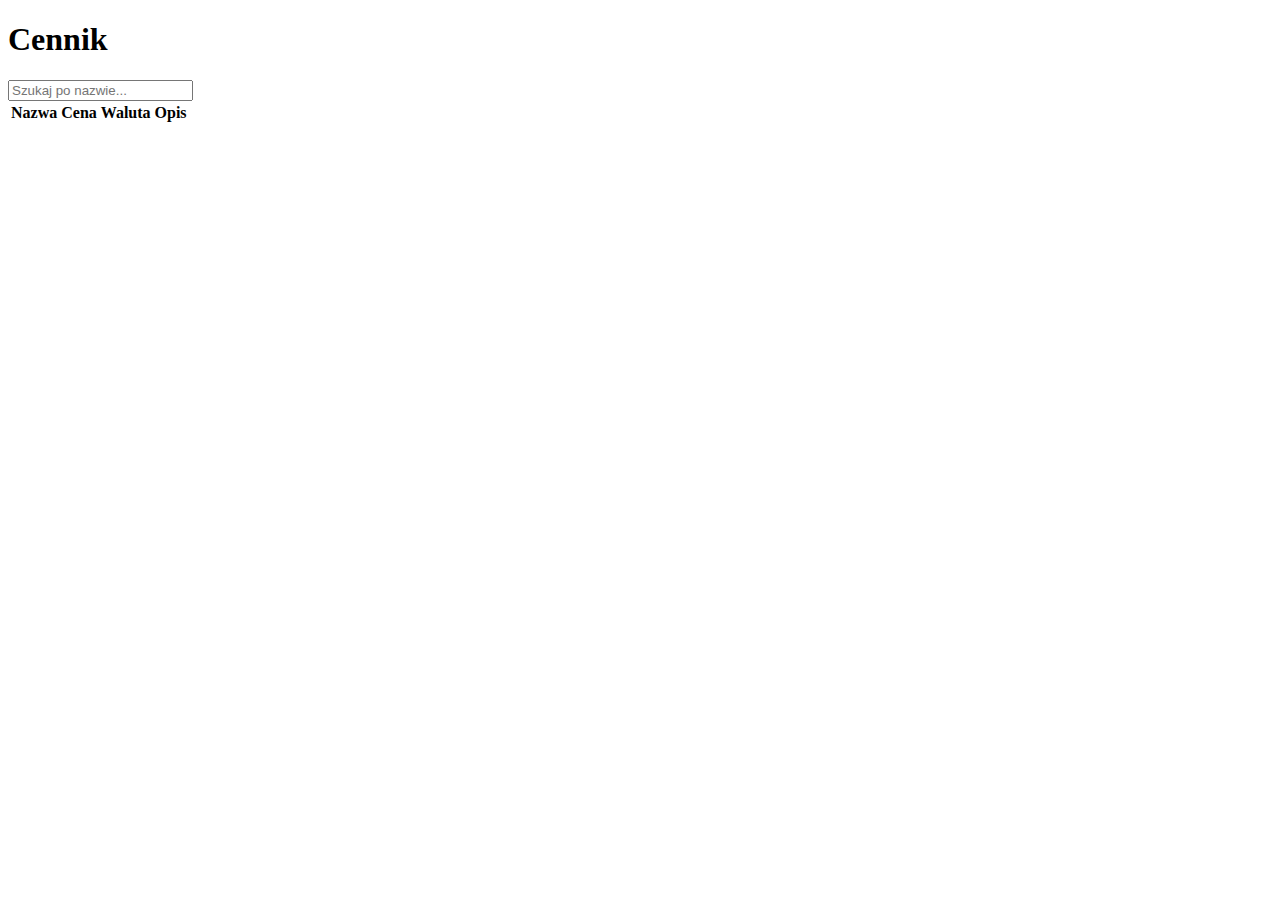
<file: cennik.html>
<!DOCTYPE html>
<html lang="pl">
<head>
  <meta charset="utf-8">
  <title>Cennik</title>
  <style>
    /* lekki CSS */
  </style>
</head>
<body>
  <h1 id="plTitle">Cennik</h1>
  <input type="text" id="searchInput" placeholder="Szukaj po nazwie...">

  <table id="publicTable">
    <thead>
      <tr><th>Nazwa</th><th>Cena</th><th>Waluta</th><th>Opis</th></tr>
    </thead>
    <tbody></tbody>
  </table>

  <script>
    const API_PUBLIC_PL = "https://a1.justmike.space/app/public_pricelists.pl";

    async function loadPublicPriceList() {
      const slug = window.location.pathname.split('/').pop();
      const resp = await fetch(API_PUBLIC_PL + "/" + slug);
      if (!resp.ok) { document.body.innerHTML = "<p>Cennik niedostępny.</p>"; return; }
      const data = await resp.json();
      document.getElementById('plTitle').textContent = data.name;
      renderItems(data.items);
      trackView(slug);
    }

    function renderItems(items) {
      const tbody = document.getElementById('publicTable').querySelector('tbody');
      tbody.innerHTML = '';
      items.forEach(it => {
        const tr = document.createElement('tr');
        tr.dataset.name = it.item_name.toLowerCase();
        tr.innerHTML = `
          <td>${it.item_name}</td>
          <td>${it.price_value}</td>
          <td>${it.currency}</td>
          <td>${it.description || ""}</td>
        `;
        tbody.appendChild(tr);
      });

      const input = document.getElementById('searchInput');
      input.addEventListener('input', () => {
        const q = input.value.toLowerCase();
        tbody.querySelectorAll('tr').forEach(tr => {
          const name = tr.dataset.name || "";
          tr.style.display = name.includes(q) ? "" : "none";
        });
      });
    }

    async function trackView(slug) {
      fetch(API_PUBLIC_PL + "/" + slug + "/view", { method: 'POST' });
    }

    loadPublicPriceList();
  </script>
</body>
</html>
</file>
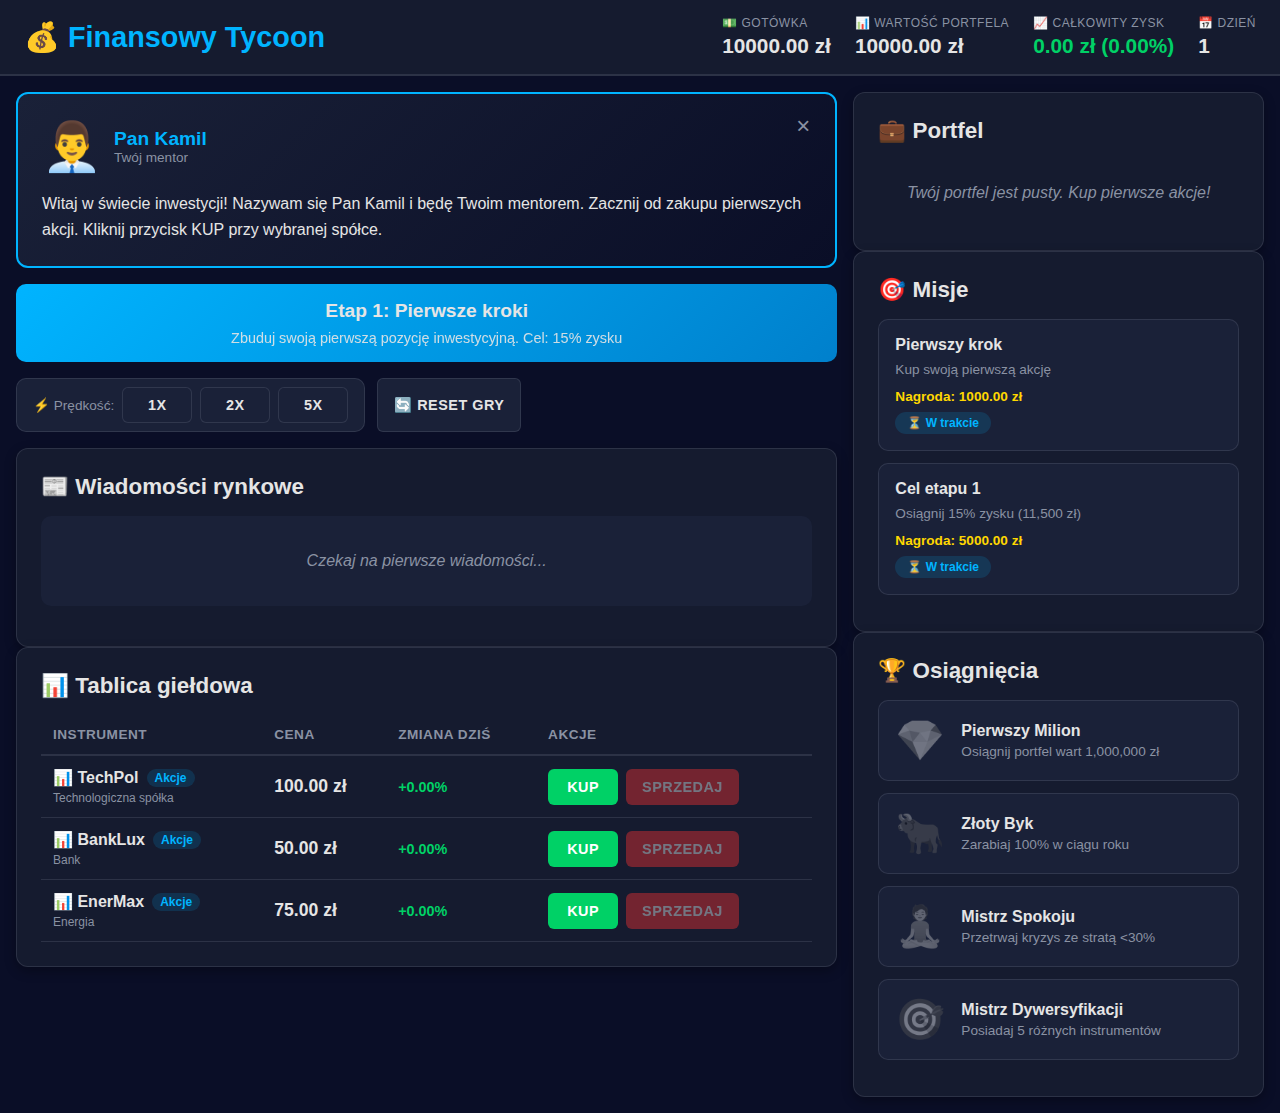
<file: ft.html>
<!DOCTYPE html>
<html lang="pl">
<head>
    <meta charset="UTF-8">
    <meta name="viewport" content="width=device-width, initial-scale=1.0">
    <title>Finansowy Tycoon - Gra Inwestycyjna</title>
    <style>
        /* Design System */
        :root {
            --color-bg-dark: #0a0e27;
            --color-bg-secondary: #151b2f;
            --color-bg-card: #1a2138;
            --color-text-primary: #e5e5e5;
            --color-text-muted: #8a92a3;
            --color-gain: #00d166;
            --color-loss: #ff3333;
            --color-accent: #00b4ff;
            --color-gold: #ffd700;
            --color-buy: #00d166;
            --color-sell: #ff3333;
            --color-border: rgba(138, 146, 163, 0.2);
            --radius-sm: 6px;
            --radius-md: 10px;
            --radius-lg: 12px;
            --space-8: 8px;
            --space-12: 12px;
            --space-16: 16px;
            --space-24: 24px;
            --transition-fast: 150ms;
        }

        * {
            margin: 0;
            padding: 0;
            box-sizing: border-box;
        }

        body {
            font-family: 'Segoe UI', -apple-system, BlinkMacSystemFont, sans-serif;
            background: var(--color-bg-dark);
            color: var(--color-text-primary);
            min-height: 100vh;
            overflow-x: hidden;
        }

        /* Header */
        .header {
            background: var(--color-bg-secondary);
            padding: var(--space-16) var(--space-24);
            border-bottom: 2px solid var(--color-border);
            display: flex;
            justify-content: space-between;
            align-items: center;
            flex-wrap: wrap;
            gap: var(--space-16);
        }

        .logo {
            font-size: 1.8rem;
            font-weight: 700;
            color: var(--color-accent);
            display: flex;
            align-items: center;
            gap: var(--space-8);
        }

        .header-stats {
            display: flex;
            gap: var(--space-24);
            flex-wrap: wrap;
            align-items: center;
        }

        .stat-item {
            display: flex;
            flex-direction: column;
            gap: 4px;
        }

        .stat-label {
            font-size: 0.75rem;
            color: var(--color-text-muted);
            text-transform: uppercase;
            letter-spacing: 0.5px;
        }

        .stat-value {
            font-size: 1.3rem;
            font-weight: 700;
            color: var(--color-text-primary);
        }

        .stat-value.positive {
            color: var(--color-gain);
        }

        .stat-value.negative {
            color: var(--color-loss);
        }

        /* Main Layout */
        .main-container {
            display: grid;
            grid-template-columns: 1fr;
            gap: var(--space-16);
            padding: var(--space-16);
            max-width: 1600px;
            margin: 0 auto;
        }

        @media (min-width: 1024px) {
            .main-container {
                grid-template-columns: 2fr 1fr;
            }
        }

        /* Card */
        .card {
            background: var(--color-bg-secondary);
            border-radius: var(--radius-lg);
            padding: var(--space-24);
            border: 1px solid var(--color-border);
            box-shadow: 0 4px 12px rgba(0, 0, 0, 0.3);
        }

        .card-title {
            font-size: 1.4rem;
            font-weight: 600;
            margin-bottom: var(--space-16);
            color: var(--color-text-primary);
            display: flex;
            align-items: center;
            gap: var(--space-8);
        }

        /* Stage Banner */
        .stage-banner {
            background: linear-gradient(135deg, var(--color-accent) 0%, #0080cc 100%);
            padding: var(--space-16);
            border-radius: var(--radius-md);
            margin-bottom: var(--space-16);
            text-align: center;
        }

        .stage-banner h2 {
            font-size: 1.2rem;
            margin-bottom: var(--space-8);
        }

        .stage-banner p {
            font-size: 0.9rem;
            opacity: 0.9;
        }

        /* Instruments Table */
        .instruments-table {
            width: 100%;
            border-collapse: collapse;
        }

        .instruments-table th {
            text-align: left;
            padding: var(--space-12);
            font-size: 0.85rem;
            color: var(--color-text-muted);
            text-transform: uppercase;
            letter-spacing: 0.5px;
            border-bottom: 2px solid var(--color-border);
        }

        .instruments-table td {
            padding: var(--space-12);
            border-bottom: 1px solid var(--color-border);
        }

        .instruments-table tbody tr {
            transition: background var(--transition-fast);
        }

        .instruments-table tbody tr:hover {
            background: var(--color-bg-card);
        }

        .instrument-name {
            font-weight: 600;
            color: var(--color-text-primary);
            display: flex;
            align-items: center;
            gap: var(--space-8);
        }

        .instrument-type {
            font-size: 0.75rem;
            padding: 2px 8px;
            border-radius: 12px;
            background: rgba(0, 180, 255, 0.15);
            color: var(--color-accent);
        }

        .price {
            font-weight: 700;
            font-size: 1.1rem;
        }

        .change {
            font-weight: 600;
            font-size: 0.9rem;
        }

        .change.positive {
            color: var(--color-gain);
        }

        .change.negative {
            color: var(--color-loss);
        }

        /* Buttons */
        .btn {
            padding: 8px 16px;
            border: none;
            border-radius: var(--radius-sm);
            font-size: 0.9rem;
            font-weight: 600;
            cursor: pointer;
            transition: all var(--transition-fast);
            text-transform: uppercase;
            letter-spacing: 0.5px;
            min-height: 36px;
            min-width: 70px;
        }

        .btn-buy {
            background: var(--color-buy);
            color: #fff;
        }

        .btn-buy:hover {
            background: #00b855;
            transform: translateY(-1px);
        }

        .btn-sell {
            background: var(--color-sell);
            color: #fff;
        }

        .btn-sell:hover {
            background: #dd2222;
            transform: translateY(-1px);
        }

        .btn-secondary {
            background: var(--color-bg-card);
            color: var(--color-text-primary);
            border: 1px solid var(--color-border);
        }

        .btn-secondary:hover {
            background: rgba(138, 146, 163, 0.1);
        }

        .btn:disabled {
            opacity: 0.4;
            cursor: not-allowed;
        }

        .btn-group {
            display: flex;
            gap: var(--space-8);
        }

        /* Portfolio */
        .portfolio-item {
            background: var(--color-bg-card);
            padding: var(--space-16);
            border-radius: var(--radius-md);
            margin-bottom: var(--space-12);
            border: 1px solid var(--color-border);
        }

        .portfolio-header {
            display: flex;
            justify-content: space-between;
            align-items: center;
            margin-bottom: var(--space-8);
        }

        .portfolio-name {
            font-weight: 600;
            font-size: 1.1rem;
        }

        .portfolio-details {
            display: grid;
            grid-template-columns: repeat(2, 1fr);
            gap: var(--space-8);
            font-size: 0.85rem;
            color: var(--color-text-muted);
        }

        .portfolio-profit {
            font-weight: 700;
            font-size: 1rem;
            margin-top: var(--space-8);
        }

        .empty-state {
            text-align: center;
            padding: var(--space-24);
            color: var(--color-text-muted);
            font-style: italic;
        }

        /* News Ticker */
        .news-ticker {
            background: var(--color-bg-card);
            padding: var(--space-12) var(--space-16);
            border-radius: var(--radius-md);
            margin-bottom: var(--space-16);
            overflow: hidden;
            position: relative;
        }

        .news-item {
            padding: var(--space-12);
            margin-bottom: var(--space-8);
            border-radius: var(--radius-sm);
            border-left: 4px solid;
            font-size: 0.9rem;
        }

        .news-item.positive {
            background: rgba(0, 209, 102, 0.1);
            border-color: var(--color-gain);
        }

        .news-item.negative {
            background: rgba(255, 51, 51, 0.1);
            border-color: var(--color-loss);
        }

        .news-item.neutral {
            background: rgba(138, 146, 163, 0.1);
            border-color: var(--color-text-muted);
        }

        .news-time {
            font-size: 0.75rem;
            color: var(--color-text-muted);
            margin-bottom: 4px;
        }

        /* Missions */
        .mission-item {
            background: var(--color-bg-card);
            padding: var(--space-16);
            border-radius: var(--radius-md);
            margin-bottom: var(--space-12);
            border: 1px solid var(--color-border);
        }

        .mission-name {
            font-weight: 600;
            margin-bottom: var(--space-8);
        }

        .mission-desc {
            font-size: 0.85rem;
            color: var(--color-text-muted);
            margin-bottom: var(--space-12);
        }

        .mission-reward {
            font-size: 0.85rem;
            color: var(--color-gold);
            font-weight: 600;
        }

        .mission-completed {
            opacity: 0.6;
            border-color: var(--color-gain);
        }

        .mission-status {
            display: inline-block;
            padding: 4px 12px;
            border-radius: 12px;
            font-size: 0.75rem;
            font-weight: 600;
            margin-top: var(--space-8);
        }

        .mission-status.active {
            background: rgba(0, 180, 255, 0.15);
            color: var(--color-accent);
        }

        .mission-status.completed {
            background: rgba(0, 209, 102, 0.15);
            color: var(--color-gain);
        }

        /* Modal */
        .modal-overlay {
            position: fixed;
            top: 0;
            left: 0;
            right: 0;
            bottom: 0;
            background: rgba(0, 0, 0, 0.8);
            display: flex;
            align-items: center;
            justify-content: center;
            z-index: 1000;
            padding: var(--space-16);
        }

        .modal {
            background: var(--color-bg-secondary);
            border-radius: var(--radius-lg);
            padding: var(--space-24);
            max-width: 500px;
            width: 100%;
            border: 2px solid var(--color-border);
            box-shadow: 0 8px 32px rgba(0, 0, 0, 0.5);
        }

        .modal-title {
            font-size: 1.4rem;
            font-weight: 700;
            margin-bottom: var(--space-16);
            color: var(--color-text-primary);
        }

        .modal-body {
            margin-bottom: var(--space-24);
        }

        .form-group {
            margin-bottom: var(--space-16);
        }

        .form-label {
            display: block;
            font-size: 0.9rem;
            font-weight: 600;
            margin-bottom: var(--space-8);
            color: var(--color-text-muted);
        }

        .form-input {
            width: 100%;
            padding: var(--space-12);
            background: var(--color-bg-card);
            border: 1px solid var(--color-border);
            border-radius: var(--radius-sm);
            color: var(--color-text-primary);
            font-size: 1rem;
            font-family: inherit;
        }

        .form-input:focus {
            outline: none;
            border-color: var(--color-accent);
        }

        .info-row {
            display: flex;
            justify-content: space-between;
            padding: var(--space-8) 0;
            font-size: 0.9rem;
        }

        .info-label {
            color: var(--color-text-muted);
        }

        .info-value {
            font-weight: 600;
            color: var(--color-text-primary);
        }

        .modal-actions {
            display: flex;
            gap: var(--space-12);
            justify-content: flex-end;
        }

        .alert {
            padding: var(--space-12);
            border-radius: var(--radius-sm);
            margin-bottom: var(--space-16);
            font-size: 0.9rem;
        }

        .alert-error {
            background: rgba(255, 51, 51, 0.15);
            color: var(--color-loss);
            border: 1px solid var(--color-loss);
        }

        .alert-success {
            background: rgba(0, 209, 102, 0.15);
            color: var(--color-gain);
            border: 1px solid var(--color-gain);
        }

        /* Control Panel */
        .control-panel {
            display: flex;
            gap: var(--space-12);
            margin-bottom: var(--space-16);
            flex-wrap: wrap;
        }

        .speed-control {
            display: flex;
            align-items: center;
            gap: var(--space-8);
            background: var(--color-bg-card);
            padding: var(--space-8) var(--space-16);
            border-radius: var(--radius-md);
            border: 1px solid var(--color-border);
        }

        .speed-label {
            font-size: 0.85rem;
            color: var(--color-text-muted);
        }

        /* Achievements */
        .achievement-item {
            background: var(--color-bg-card);
            padding: var(--space-16);
            border-radius: var(--radius-md);
            margin-bottom: var(--space-12);
            border: 1px solid var(--color-border);
            display: flex;
            align-items: center;
            gap: var(--space-16);
        }

        .achievement-icon {
            font-size: 2.5rem;
        }

        .achievement-unlocked {
            border-color: var(--color-gold);
            box-shadow: 0 0 12px rgba(255, 215, 0, 0.3);
        }

        .achievement-unlocked .achievement-icon {
            filter: grayscale(0);
        }

        .achievement-locked .achievement-icon {
            filter: grayscale(1);
            opacity: 0.4;
        }

        .achievement-info {
            flex: 1;
        }

        .achievement-name {
            font-weight: 600;
            margin-bottom: 4px;
        }

        .achievement-desc {
            font-size: 0.85rem;
            color: var(--color-text-muted);
        }

        /* Responsive */
        @media (max-width: 768px) {
            .header {
                flex-direction: column;
                align-items: flex-start;
            }

            .instruments-table {
                font-size: 0.85rem;
            }

            .instruments-table th,
            .instruments-table td {
                padding: var(--space-8);
            }

            .stat-value {
                font-size: 1.1rem;
            }

            .card-title {
                font-size: 1.2rem;
            }
        }

        /* Animations */
        @keyframes fadeIn {
            from {
                opacity: 0;
                transform: translateY(10px);
            }
            to {
                opacity: 1;
                transform: translateY(0);
            }
        }

        .fade-in {
            animation: fadeIn 0.3s ease;
        }

        .hidden {
            display: none;
        }

        /* Mentor Dialog */
        .mentor-dialog {
            background: linear-gradient(135deg, #1a2138 0%, #0a0e27 100%);
            border: 2px solid var(--color-accent);
            padding: var(--space-24);
            border-radius: var(--radius-lg);
            margin-bottom: var(--space-16);
            position: relative;
        }

        .mentor-header {
            display: flex;
            align-items: center;
            gap: var(--space-12);
            margin-bottom: var(--space-16);
        }

        .mentor-avatar {
            font-size: 3rem;
        }

        .mentor-name {
            font-size: 1.2rem;
            font-weight: 700;
            color: var(--color-accent);
        }

        .mentor-message {
            line-height: 1.6;
            color: var(--color-text-primary);
        }

        .mentor-close {
            position: absolute;
            top: var(--space-16);
            right: var(--space-16);
            background: none;
            border: none;
            color: var(--color-text-muted);
            font-size: 1.5rem;
            cursor: pointer;
            padding: 0;
            width: 32px;
            height: 32px;
            display: flex;
            align-items: center;
            justify-content: center;
            border-radius: 50%;
            transition: all var(--transition-fast);
        }

        .mentor-close:hover {
            background: rgba(255, 255, 255, 0.1);
            color: var(--color-text-primary);
        }
    </style>
</head>
<body>
    <!-- Header -->
    <header class="header">
        <div class="logo">
            <span>💰</span>
            <span>Finansowy Tycoon</span>
        </div>
        <div class="header-stats">
            <div class="stat-item">
                <div class="stat-label">💵 Gotówka</div>
                <div class="stat-value" id="cashDisplay">10,000 zł</div>
            </div>
            <div class="stat-item">
                <div class="stat-label">📊 Wartość portfela</div>
                <div class="stat-value" id="portfolioValue">10,000 zł</div>
            </div>
            <div class="stat-item">
                <div class="stat-label">📈 Całkowity zysk</div>
                <div class="stat-value" id="totalProfit">0 zł (0%)</div>
            </div>
            <div class="stat-item">
                <div class="stat-label">📅 Dzień</div>
                <div class="stat-value" id="dayDisplay">1</div>
            </div>
        </div>
    </header>

    <!-- Main Container -->
    <div class="main-container">
        <!-- Left Column -->
        <div>
            <!-- Mentor Message -->
            <div id="mentorDialog" class="mentor-dialog hidden">
                <button class="mentor-close" onclick="closeMentor()" aria-label="Zamknij">×</button>
                <div class="mentor-header">
                    <div class="mentor-avatar">👨‍💼</div>
                    <div>
                        <div class="mentor-name">Pan Kamil</div>
                        <div style="font-size: 0.85rem; color: var(--color-text-muted);">Twój mentor</div>
                    </div>
                </div>
                <div class="mentor-message" id="mentorMessage"></div>
            </div>

            <!-- Stage Banner -->
            <div class="stage-banner">
                <h2 id="stageName">Etap 1: Pierwsze kroki</h2>
                <p id="stageDescription">Zbuduj swoją pierwszą pozycję inwestycyjną. Cel: 15% zysku</p>
            </div>

            <!-- Control Panel -->
            <div class="control-panel">
                <div class="speed-control">
                    <span class="speed-label">⚡ Prędkość:</span>
                    <button class="btn btn-secondary" onclick="setGameSpeed(1)">1x</button>
                    <button class="btn btn-secondary" onclick="setGameSpeed(2)">2x</button>
                    <button class="btn btn-secondary" onclick="setGameSpeed(5)">5x</button>
                </div>
                <button class="btn btn-secondary" onclick="resetGame()">🔄 Reset gry</button>
            </div>

            <!-- News Ticker -->
            <div class="card">
                <div class="card-title">📰 Wiadomości rynkowe</div>
                <div class="news-ticker" id="newsContainer">
                    <div class="empty-state">Czekaj na pierwsze wiadomości...</div>
                </div>
            </div>

            <!-- Instruments Table -->
            <div class="card">
                <div class="card-title">📊 Tablica giełdowa</div>
                <div style="overflow-x: auto;">
                    <table class="instruments-table">
                        <thead>
                            <tr>
                                <th>Instrument</th>
                                <th>Cena</th>
                                <th>Zmiana dziś</th>
                                <th>Akcje</th>
                            </tr>
                        </thead>
                        <tbody id="instrumentsTableBody">
                        </tbody>
                    </table>
                </div>
            </div>
        </div>

        <!-- Right Column -->
        <div>
            <!-- Portfolio -->
            <div class="card">
                <div class="card-title">💼 Portfel</div>
                <div id="portfolioContainer">
                    <div class="empty-state">Twój portfel jest pusty. Kup pierwsze akcje!</div>
                </div>
            </div>

            <!-- Missions -->
            <div class="card">
                <div class="card-title">🎯 Misje</div>
                <div id="missionsContainer">
                </div>
            </div>

            <!-- Achievements -->
            <div class="card">
                <div class="card-title">🏆 Osiągnięcia</div>
                <div id="achievementsContainer">
                </div>
            </div>
        </div>
    </div>

    <!-- Modal -->
    <div id="modalOverlay" class="modal-overlay hidden">
        <div class="modal">
            <h2 class="modal-title" id="modalTitle">Kup akcje</h2>
            <div class="modal-body" id="modalBody">
            </div>
        </div>
    </div>

    <script src="app.js"></script>
</body>
</html>
</file>
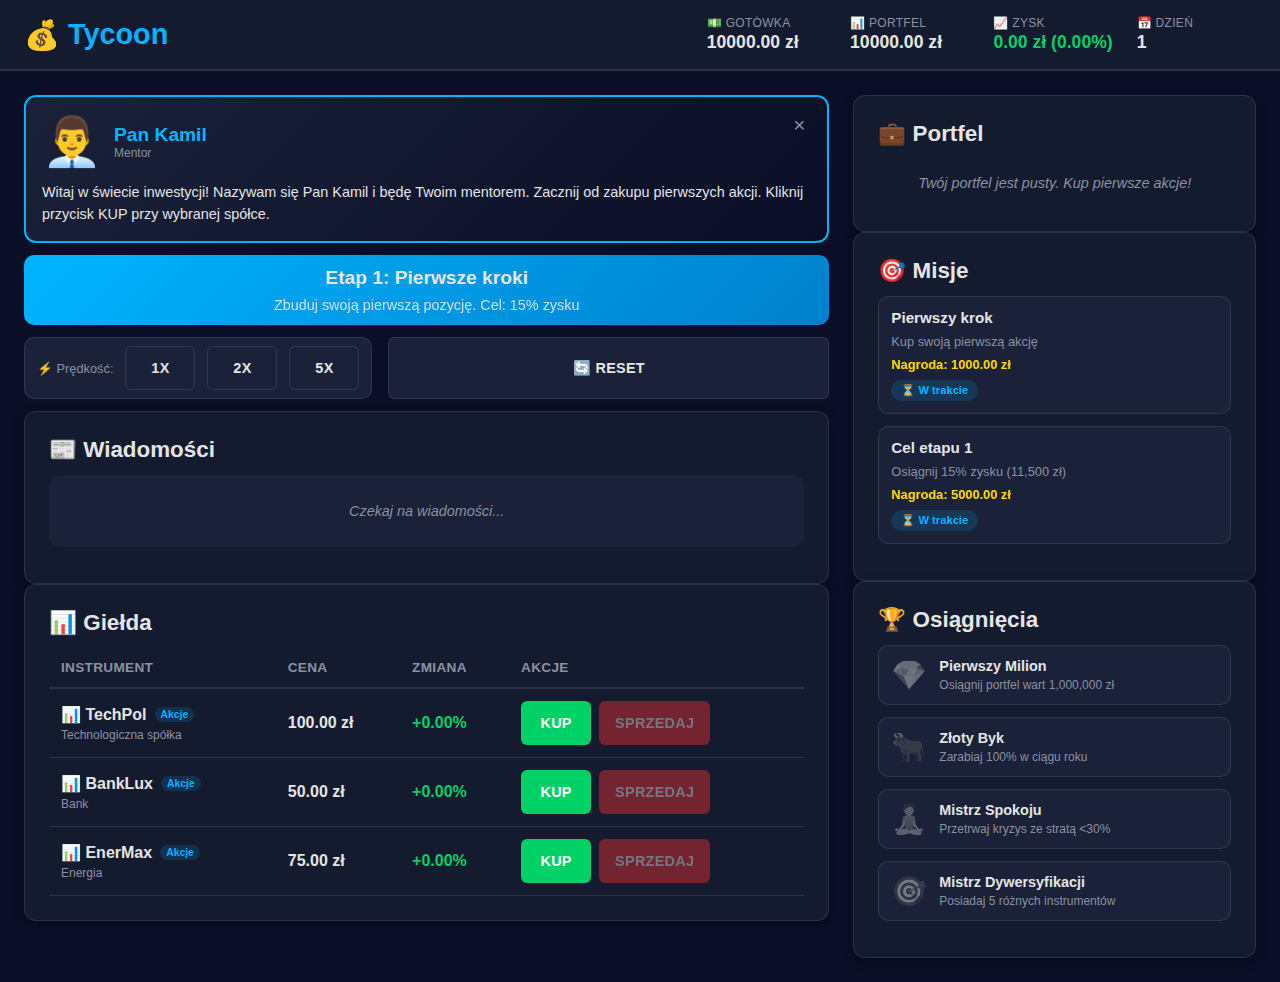
<file: ftm.html>
<!DOCTYPE html>
<html lang="pl">
<head>
    <meta charset="UTF-8">
    <meta name="viewport" content="width=device-width, initial-scale=1.0">
    <title>Finansowy Tycoon - Gra Inwestycyjna</title>
    <style>
        /* Design System */
        :root {
            --color-bg-dark: #0a0e27;
            --color-bg-secondary: #151b2f;
            --color-bg-card: #1a2138;
            --color-text-primary: #e5e5e5;
            --color-text-muted: #8a92a3;
            --color-gain: #00d166;
            --color-loss: #ff3333;
            --color-accent: #00b4ff;
            --color-gold: #ffd700;
            --color-buy: #00d166;
            --color-sell: #ff3333;
            --color-border: rgba(138, 146, 163, 0.2);
            --radius-sm: 6px;
            --radius-md: 10px;
            --radius-lg: 12px;
            --space-8: 8px;
            --space-12: 12px;
            --space-16: 16px;
            --space-24: 24px;
            --transition-fast: 150ms;
        }

        * {
            margin: 0;
            padding: 0;
            box-sizing: border-box;
        }

        body {
            font-family: 'Segoe UI', -apple-system, BlinkMacSystemFont, sans-serif;
            background: var(--color-bg-dark);
            color: var(--color-text-primary);
            min-height: 100vh;
            overflow-x: hidden;
            font-size: 16px;
        }

        /* ===== HEADER - MOBILNY ===== */
        .header {
            background: var(--color-bg-secondary);
            padding: var(--space-12) var(--space-16);
            border-bottom: 2px solid var(--color-border);
            display: flex;
            justify-content: space-between;
            align-items: center;
            flex-wrap: wrap;
            gap: var(--space-12);
            position: sticky;
            top: 0;
            z-index: 100;
        }

        .logo {
            font-size: 1.3rem;
            font-weight: 700;
            color: var(--color-accent);
            display: flex;
            align-items: center;
            gap: var(--space-8);
            white-space: nowrap;
        }

        .header-stats {
            display: grid;
            grid-template-columns: repeat(2, 1fr);
            gap: var(--space-8);
            width: 100%;
        }

        .stat-item {
            display: flex;
            flex-direction: column;
            gap: 2px;
            min-width: 0;
        }

        .stat-label {
            font-size: 0.65rem;
            color: var(--color-text-muted);
            text-transform: uppercase;
            letter-spacing: 0.3px;
            overflow: hidden;
            text-overflow: ellipsis;
        }

        .stat-value {
            font-size: 0.95rem;
            font-weight: 700;
            color: var(--color-text-primary);
            overflow: hidden;
            text-overflow: ellipsis;
        }

        .stat-value.positive {
            color: var(--color-gain);
        }

        .stat-value.negative {
            color: var(--color-loss);
        }

        /* ===== MAIN LAYOUT - MOBILNE FIRST ===== */
        .main-container {
            display: grid;
            grid-template-columns: 1fr;
            gap: var(--space-12);
            padding: var(--space-12);
            max-width: 100%;
            margin: 0 auto;
            width: 100%;
        }

        /* ===== CARD ===== */
        .card {
            background: var(--color-bg-secondary);
            border-radius: var(--radius-lg);
            padding: var(--space-16);
            border: 1px solid var(--color-border);
            box-shadow: 0 4px 12px rgba(0, 0, 0, 0.3);
            width: 100%;
            overflow: hidden;
        }

        .card-title {
            font-size: 1.1rem;
            font-weight: 600;
            margin-bottom: var(--space-12);
            color: var(--color-text-primary);
            display: flex;
            align-items: center;
            gap: var(--space-8);
        }

        /* ===== STAGE BANNER ===== */
        .stage-banner {
            background: linear-gradient(135deg, var(--color-accent) 0%, #0080cc 100%);
            padding: var(--space-12) var(--space-16);
            border-radius: var(--radius-md);
            margin-bottom: var(--space-12);
            text-align: center;
            width: 100%;
        }

        .stage-banner h2 {
            font-size: 1rem;
            margin-bottom: var(--space-8);
        }

        .stage-banner p {
            font-size: 0.8rem;
            opacity: 0.9;
        }

        /* ===== INSTRUMENTS TABLE - RESPONSIVE ===== */
        .instruments-table {
            width: 100%;
            border-collapse: collapse;
            font-size: 0.85rem;
        }

        .instruments-table th {
            text-align: left;
            padding: var(--space-8);
            font-size: 0.7rem;
            color: var(--color-text-muted);
            text-transform: uppercase;
            letter-spacing: 0.3px;
            border-bottom: 2px solid var(--color-border);
        }

        .instruments-table td {
            padding: var(--space-8);
            border-bottom: 1px solid var(--color-border);
        }

        .instruments-table tbody tr {
            transition: background var(--transition-fast);
        }

        .instruments-table tbody tr:hover {
            background: var(--color-bg-card);
        }

        .instrument-name {
            font-weight: 600;
            color: var(--color-text-primary);
            display: flex;
            align-items: center;
            gap: var(--space-8);
            flex-wrap: wrap;
        }

        .instrument-type {
            font-size: 0.65rem;
            padding: 2px 6px;
            border-radius: 10px;
            background: rgba(0, 180, 255, 0.15);
            color: var(--color-accent);
            white-space: nowrap;
        }

        .price {
            font-weight: 700;
            font-size: 0.9rem;
        }

        .change {
            font-weight: 600;
            font-size: 0.8rem;
        }

        .change.positive {
            color: var(--color-gain);
        }

        .change.negative {
            color: var(--color-loss);
        }

        /* ===== BUTTONS - MOBILE TOUCH TARGET ===== */
        .btn {
            padding: 8px 12px;
            border: none;
            border-radius: var(--radius-sm);
            font-size: 0.75rem;
            font-weight: 600;
            cursor: pointer;
            transition: all var(--transition-fast);
            text-transform: uppercase;
            letter-spacing: 0.3px;
            min-height: 44px;
            min-width: 50px;
            display: flex;
            align-items: center;
            justify-content: center;
        }

        .btn-buy {
            background: var(--color-buy);
            color: #fff;
        }

        .btn-buy:hover {
            background: #00b855;
            transform: translateY(-1px);
        }

        .btn-sell {
            background: var(--color-sell);
            color: #fff;
        }

        .btn-sell:hover {
            background: #dd2222;
            transform: translateY(-1px);
        }

        .btn-secondary {
            background: var(--color-bg-card);
            color: var(--color-text-primary);
            border: 1px solid var(--color-border);
        }

        .btn-secondary:hover {
            background: rgba(138, 146, 163, 0.1);
        }

        .btn:disabled {
            opacity: 0.4;
            cursor: not-allowed;
        }

        .btn-group {
            display: flex;
            gap: var(--space-8);
            flex-wrap: wrap;
        }

        /* ===== PORTFOLIO ===== */
        .portfolio-item {
            background: var(--color-bg-card);
            padding: var(--space-12);
            border-radius: var(--radius-md);
            margin-bottom: var(--space-12);
            border: 1px solid var(--color-border);
        }

        .portfolio-header {
            display: flex;
            justify-content: space-between;
            align-items: flex-start;
            margin-bottom: var(--space-8);
            gap: var(--space-8);
        }

        .portfolio-name {
            font-weight: 600;
            font-size: 0.95rem;
        }

        .portfolio-details {
            display: grid;
            grid-template-columns: 1fr 1fr;
            gap: var(--space-8);
            font-size: 0.75rem;
            color: var(--color-text-muted);
        }

        .portfolio-profit {
            font-weight: 700;
            font-size: 0.9rem;
            margin-top: var(--space-8);
        }

        .empty-state {
            text-align: center;
            padding: var(--space-16);
            color: var(--color-text-muted);
            font-style: italic;
            font-size: 0.9rem;
        }

        /* ===== NEWS TICKER ===== */
        .news-ticker {
            background: var(--color-bg-card);
            padding: var(--space-12);
            border-radius: var(--radius-md);
            margin-bottom: var(--space-12);
            overflow: hidden;
            position: relative;
            max-height: 300px;
            overflow-y: auto;
        }

        .news-item {
            padding: var(--space-8);
            margin-bottom: var(--space-8);
            border-radius: var(--radius-sm);
            border-left: 3px solid;
            font-size: 0.8rem;
        }

        .news-item.positive {
            background: rgba(0, 209, 102, 0.1);
            border-color: var(--color-gain);
        }

        .news-item.negative {
            background: rgba(255, 51, 51, 0.1);
            border-color: var(--color-loss);
        }

        .news-item.neutral {
            background: rgba(138, 146, 163, 0.1);
            border-color: var(--color-text-muted);
        }

        .news-time {
            font-size: 0.7rem;
            color: var(--color-text-muted);
            margin-bottom: 2px;
        }

        /* ===== MISSIONS ===== */
        .mission-item {
            background: var(--color-bg-card);
            padding: var(--space-12);
            border-radius: var(--radius-md);
            margin-bottom: var(--space-12);
            border: 1px solid var(--color-border);
        }

        .mission-name {
            font-weight: 600;
            margin-bottom: var(--space-8);
            font-size: 0.95rem;
        }

        .mission-desc {
            font-size: 0.8rem;
            color: var(--color-text-muted);
            margin-bottom: var(--space-8);
        }

        .mission-reward {
            font-size: 0.8rem;
            color: var(--color-gold);
            font-weight: 600;
        }

        .mission-completed {
            opacity: 0.6;
            border-color: var(--color-gain);
        }

        .mission-status {
            display: inline-block;
            padding: 4px 10px;
            border-radius: 12px;
            font-size: 0.7rem;
            font-weight: 600;
            margin-top: var(--space-8);
        }

        .mission-status.active {
            background: rgba(0, 180, 255, 0.15);
            color: var(--color-accent);
        }

        .mission-status.completed {
            background: rgba(0, 209, 102, 0.15);
            color: var(--color-gain);
        }

        /* ===== MODAL ===== */
        .modal-overlay {
            position: fixed;
            top: 0;
            left: 0;
            right: 0;
            bottom: 0;
            background: rgba(0, 0, 0, 0.8);
            display: flex;
            align-items: flex-end;
            justify-content: center;
            z-index: 1000;
            padding: var(--space-16);
        }

        .modal {
            background: var(--color-bg-secondary);
            border-radius: var(--radius-lg) var(--radius-lg) 0 0;
            padding: var(--space-16);
            max-width: 100%;
            width: 100%;
            max-height: 90vh;
            border: 2px solid var(--color-border);
            box-shadow: 0 8px 32px rgba(0, 0, 0, 0.5);
            overflow-y: auto;
        }

        .modal-title {
            font-size: 1.1rem;
            font-weight: 700;
            margin-bottom: var(--space-16);
            color: var(--color-text-primary);
        }

        .modal-body {
            margin-bottom: var(--space-16);
        }

        .form-group {
            margin-bottom: var(--space-12);
        }

        .form-label {
            display: block;
            font-size: 0.85rem;
            font-weight: 600;
            margin-bottom: var(--space-8);
            color: var(--color-text-muted);
        }

        .form-input {
            width: 100%;
            padding: var(--space-12);
            background: var(--color-bg-card);
            border: 1px solid var(--color-border);
            border-radius: var(--radius-sm);
            color: var(--color-text-primary);
            font-size: 1rem;
            font-family: inherit;
        }

        .form-input:focus {
            outline: none;
            border-color: var(--color-accent);
        }

        .info-row {
            display: flex;
            justify-content: space-between;
            padding: var(--space-8) 0;
            font-size: 0.85rem;
        }

        .info-label {
            color: var(--color-text-muted);
        }

        .info-value {
            font-weight: 600;
            color: var(--color-text-primary);
        }

        .modal-actions {
            display: flex;
            gap: var(--space-12);
            justify-content: flex-end;
            flex-wrap: wrap;
        }

        .alert {
            padding: var(--space-12);
            border-radius: var(--radius-sm);
            margin-bottom: var(--space-12);
            font-size: 0.85rem;
        }

        .alert-error {
            background: rgba(255, 51, 51, 0.15);
            color: var(--color-loss);
            border: 1px solid var(--color-loss);
        }

        .alert-success {
            background: rgba(0, 209, 102, 0.15);
            color: var(--color-gain);
            border: 1px solid var(--color-gain);
        }

        /* ===== CONTROL PANEL ===== */
        .control-panel {
            display: grid;
            grid-template-columns: 1fr;
            gap: var(--space-12);
            margin-bottom: var(--space-12);
            width: 100%;
        }

        .speed-control {
            display: flex;
            align-items: center;
            gap: var(--space-8);
            background: var(--color-bg-card);
            padding: var(--space-8) var(--space-12);
            border-radius: var(--radius-md);
            border: 1px solid var(--color-border);
            overflow-x: auto;
            justify-content: flex-start;
        }

        .speed-label {
            font-size: 0.8rem;
            color: var(--color-text-muted);
            white-space: nowrap;
        }

        /* ===== ACHIEVEMENTS ===== */
        .achievement-item {
            background: var(--color-bg-card);
            padding: var(--space-12);
            border-radius: var(--radius-md);
            margin-bottom: var(--space-12);
            border: 1px solid var(--color-border);
            display: flex;
            align-items: flex-start;
            gap: var(--space-12);
        }

        .achievement-icon {
            font-size: 1.8rem;
            flex-shrink: 0;
        }

        .achievement-unlocked {
            border-color: var(--color-gold);
            box-shadow: 0 0 12px rgba(255, 215, 0, 0.3);
        }

        .achievement-unlocked .achievement-icon {
            filter: grayscale(0);
        }

        .achievement-locked .achievement-icon {
            filter: grayscale(1);
            opacity: 0.4;
        }

        .achievement-info {
            flex: 1;
            min-width: 0;
        }

        .achievement-name {
            font-weight: 600;
            margin-bottom: 4px;
            font-size: 0.9rem;
        }

        .achievement-desc {
            font-size: 0.75rem;
            color: var(--color-text-muted);
        }

        /* ===== MENTOR DIALOG ===== */
        .mentor-dialog {
            background: linear-gradient(135deg, #1a2138 0%, #0a0e27 100%);
            border: 2px solid var(--color-accent);
            padding: var(--space-16);
            border-radius: var(--radius-lg);
            margin-bottom: var(--space-12);
            position: relative;
        }

        .mentor-header {
            display: flex;
            align-items: center;
            gap: var(--space-12);
            margin-bottom: var(--space-12);
        }

        .mentor-avatar {
            font-size: 2.5rem;
            flex-shrink: 0;
        }

        .mentor-name {
            font-size: 1rem;
            font-weight: 700;
            color: var(--color-accent);
        }

        .mentor-message {
            line-height: 1.5;
            color: var(--color-text-primary);
            font-size: 0.9rem;
        }

        .mentor-close {
            position: absolute;
            top: var(--space-12);
            right: var(--space-12);
            background: none;
            border: none;
            color: var(--color-text-muted);
            font-size: 1.3rem;
            cursor: pointer;
            padding: 4px;
            width: 32px;
            height: 32px;
            display: flex;
            align-items: center;
            justify-content: center;
            border-radius: 50%;
            transition: all var(--transition-fast);
        }

        .mentor-close:hover {
            background: rgba(255, 255, 255, 0.1);
            color: var(--color-text-primary);
        }

        /* ===== HIDDEN ===== */
        .hidden {
            display: none;
        }

        /* ===== TABLET BREAKPOINT (768px) ===== */
        @media (min-width: 768px) {
            .header {
                padding: var(--space-16) var(--space-24);
            }

            .header-stats {
                grid-template-columns: repeat(4, 1fr);
                width: auto;
                gap: var(--space-16);
            }

            .stat-label {
                font-size: 0.75rem;
            }

            .stat-value {
                font-size: 1.1rem;
            }

            .main-container {
                grid-template-columns: 2fr 1fr;
                gap: var(--space-16);
                padding: var(--space-16);
            }

            .card {
                padding: var(--space-24);
            }

            .card-title {
                font-size: 1.2rem;
            }

            .instruments-table th,
            .instruments-table td {
                padding: var(--space-12);
            }

            .instruments-table th {
                font-size: 0.8rem;
            }

            .instruments-table td {
                font-size: 0.9rem;
            }

            .btn {
                padding: 8px 16px;
                font-size: 0.8rem;
                min-width: 65px;
            }

            .control-panel {
                grid-template-columns: auto 1fr;
            }

            .speed-control {
                grid-column: 1;
            }

            .modal-overlay {
                align-items: center;
            }

            .modal {
                border-radius: var(--radius-lg);
                max-width: 500px;
            }
        }

        /* ===== DESKTOP BREAKPOINT (1024px) ===== */
        @media (min-width: 1024px) {
            :root {
                font-size: 16px;
            }

            .header {
                padding: var(--space-16) var(--space-24);
            }

            .header-stats {
                gap: var(--space-24);
            }

            .logo {
                font-size: 1.8rem;
            }

            .main-container {
                grid-template-columns: 2fr 1fr;
                gap: var(--space-24);
                max-width: 1600px;
                padding: var(--space-24);
            }

            .card {
                padding: var(--space-24);
            }

            .card-title {
                font-size: 1.4rem;
            }

            .stage-banner h2 {
                font-size: 1.2rem;
            }

            .stage-banner p {
                font-size: 0.9rem;
            }

            .instruments-table th {
                font-size: 0.85rem;
            }

            .instruments-table td {
                font-size: 1rem;
                padding: var(--space-12);
            }

            .price {
                font-size: 1.1rem;
            }

            .btn {
                padding: 8px 16px;
                font-size: 0.9rem;
                min-width: 70px;
            }

            .control-panel {
                grid-template-columns: auto 1fr;
                gap: var(--space-16);
            }

            .speed-control {
                gap: var(--space-12);
            }

            .news-ticker {
                max-height: 400px;
            }

            .modal {
                max-width: 550px;
            }

            .mentor-avatar {
                font-size: 3rem;
            }

            .mentor-name {
                font-size: 1.2rem;
            }
        }

        /* ===== LARGE DESKTOP (1400px) ===== */
        @media (min-width: 1400px) {
            .main-container {
                max-width: 1800px;
            }

            .header-stats {
                gap: var(--space-32);
            }
        }

        /* ===== ANIMATIONS ===== */
        @keyframes fadeIn {
            from {
                opacity: 0;
                transform: translateY(10px);
            }
            to {
                opacity: 1;
                transform: translateY(0);
            }
        }

        .fade-in {
            animation: fadeIn 0.3s ease;
        }

        /* ===== SCROLLBAR ===== */
        ::-webkit-scrollbar {
            width: 6px;
            height: 6px;
        }

        ::-webkit-scrollbar-track {
            background: var(--color-bg-card);
        }

        ::-webkit-scrollbar-thumb {
            background: var(--color-text-muted);
            border-radius: 3px;
        }

        ::-webkit-scrollbar-thumb:hover {
            background: var(--color-text-primary);
        }
    </style>
</head>
<body>
    <!-- Header -->
    <header class="header">
        <div class="logo">
            <span>💰</span>
            <span>Tycoon</span>
        </div>
        <div class="header-stats">
            <div class="stat-item">
                <div class="stat-label">💵 Gotówka</div>
                <div class="stat-value" id="cashDisplay">10,000 zł</div>
            </div>
            <div class="stat-item">
                <div class="stat-label">📊 Portfel</div>
                <div class="stat-value" id="portfolioValue">10,000 zł</div>
            </div>
            <div class="stat-item">
                <div class="stat-label">📈 Zysk</div>
                <div class="stat-value" id="totalProfit">0 zł (0%)</div>
            </div>
            <div class="stat-item">
                <div class="stat-label">📅 Dzień</div>
                <div class="stat-value" id="dayDisplay">1</div>
            </div>
        </div>
    </header>

    <!-- Main Container -->
    <div class="main-container">
        <!-- Left Column -->
        <div>
            <!-- Mentor Message -->
            <div id="mentorDialog" class="mentor-dialog hidden">
                <button class="mentor-close" onclick="closeMentor()" aria-label="Zamknij">×</button>
                <div class="mentor-header">
                    <div class="mentor-avatar">👨‍💼</div>
                    <div>
                        <div class="mentor-name">Pan Kamil</div>
                        <div style="font-size: 0.75rem; color: var(--color-text-muted);">Mentor</div>
                    </div>
                </div>
                <div class="mentor-message" id="mentorMessage"></div>
            </div>

            <!-- Stage Banner -->
            <div class="stage-banner">
                <h2 id="stageName">Etap 1: Pierwsze kroki</h2>
                <p id="stageDescription">Zbuduj swoją pierwszą pozycję. Cel: 15% zysku</p>
            </div>

            <!-- Control Panel -->
            <div class="control-panel">
                <div class="speed-control">
                    <span class="speed-label">⚡ Prędkość:</span>
                    <button class="btn btn-secondary" onclick="setGameSpeed(1)">1x</button>
                    <button class="btn btn-secondary" onclick="setGameSpeed(2)">2x</button>
                    <button class="btn btn-secondary" onclick="setGameSpeed(5)">5x</button>
                </div>
                <button class="btn btn-secondary" onclick="resetGame()">🔄 Reset</button>
            </div>

            <!-- News Ticker -->
            <div class="card">
                <div class="card-title">📰 Wiadomości</div>
                <div class="news-ticker" id="newsContainer">
                    <div class="empty-state">Czekaj na wiadomości...</div>
                </div>
            </div>

            <!-- Instruments Table -->
            <div class="card">
                <div class="card-title">📊 Giełda</div>
                <div style="overflow-x: auto; -webkit-overflow-scrolling: touch;">
                    <table class="instruments-table">
                        <thead>
                            <tr>
                                <th>Instrument</th>
                                <th>Cena</th>
                                <th>Zmiana</th>
                                <th>Akcje</th>
                            </tr>
                        </thead>
                        <tbody id="instrumentsTableBody">
                        </tbody>
                    </table>
                </div>
            </div>
        </div>

        <!-- Right Column -->
        <div>
            <!-- Portfolio -->
            <div class="card">
                <div class="card-title">💼 Portfel</div>
                <div id="portfolioContainer">
                    <div class="empty-state">Twój portfel jest pusty</div>
                </div>
            </div>

            <!-- Missions -->
            <div class="card">
                <div class="card-title">🎯 Misje</div>
                <div id="missionsContainer">
                </div>
            </div>

            <!-- Achievements -->
            <div class="card">
                <div class="card-title">🏆 Osiągnięcia</div>
                <div id="achievementsContainer">
                </div>
            </div>
        </div>
    </div>

    <!-- Modal -->
    <div id="modalOverlay" class="modal-overlay hidden">
        <div class="modal">
            <h2 class="modal-title" id="modalTitle">Kup akcje</h2>
            <div class="modal-body" id="modalBody">
            </div>
        </div>
    </div>

    <script src="app.js"></script>
</body>
</html>
</file>
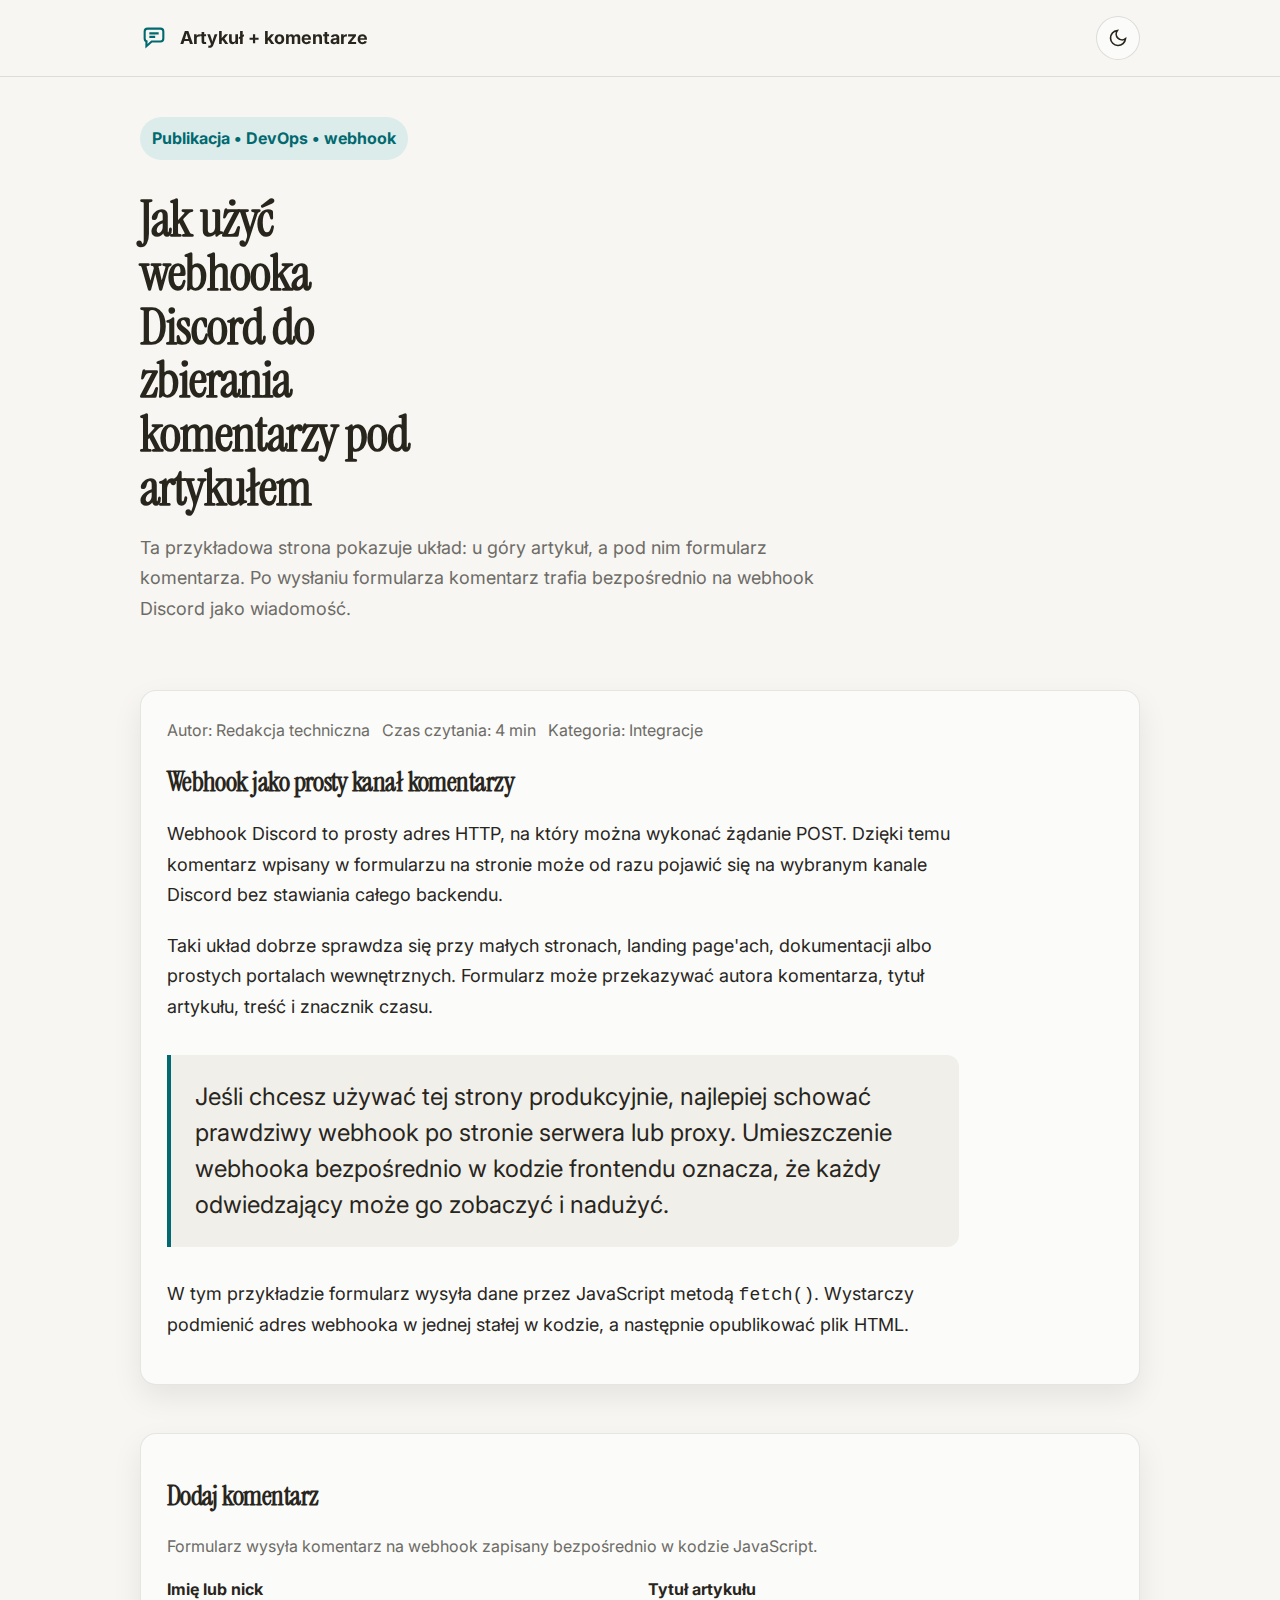
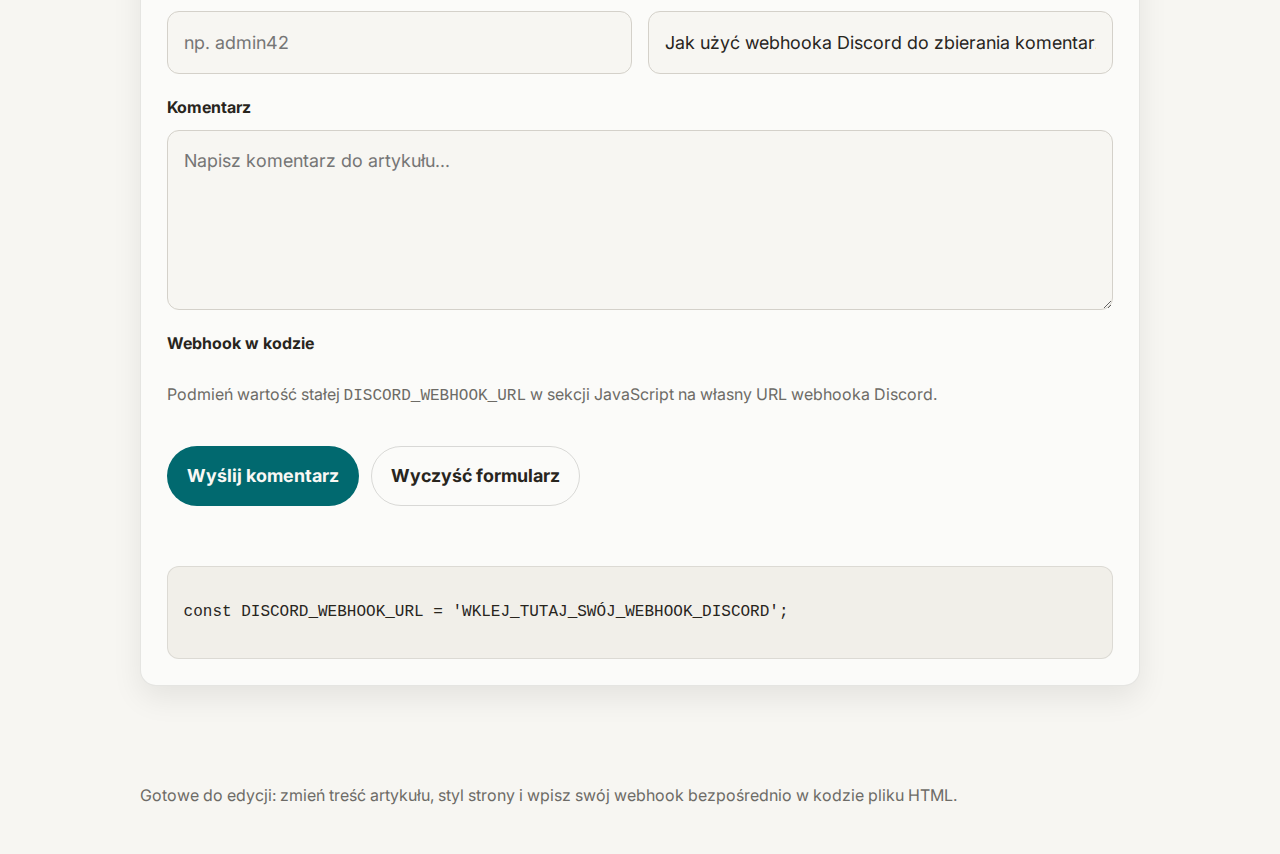
<file: login.html>
<!DOCTYPE html>
<html lang="pl" data-theme="light">
<head>
  <meta charset="UTF-8" />
  <meta name="viewport" content="width=device-width, initial-scale=1.0" />
  <title>Artykuł z komentarzami na webhook Discord</title>
  <meta name="description" content="Statyczna strona z artykułem oraz formularzem komentarzy wysyłanych na webhook Discord zapisany w kodzie." />
  <link rel="preconnect" href="https://fonts.googleapis.com">
  <link rel="preconnect" href="https://fonts.gstatic.com" crossorigin>
  <link href="https://fonts.googleapis.com/css2?family=Instrument+Serif:ital@0;1&family=Inter:wght@400;500;600;700;800&display=swap" rel="stylesheet">
  <style>
    :root, [data-theme="light"] {
      --text-xs: clamp(0.75rem, 0.7rem + 0.25vw, 0.875rem);
      --text-sm: clamp(0.875rem, 0.8rem + 0.35vw, 1rem);
      --text-base: clamp(1rem, 0.95rem + 0.25vw, 1.125rem);
      --text-lg: clamp(1.125rem, 1rem + 0.75vw, 1.5rem);
      --text-xl: clamp(1.5rem, 1.2rem + 1.25vw, 2.25rem);
      --text-2xl: clamp(2rem, 1.2rem + 2.5vw, 3.5rem);
      --space-1: 0.25rem; --space-2: 0.5rem; --space-3: 0.75rem; --space-4: 1rem; --space-5: 1.25rem;
      --space-6: 1.5rem; --space-8: 2rem; --space-10: 2.5rem; --space-12: 3rem; --space-16: 4rem;
      --color-bg: #f7f6f2; --color-surface: #fbfbf9; --color-surface-2: #f1efe9; --color-border: #d4d1ca;
      --color-text: #28251d; --color-text-muted: #6d6b66; --color-primary: #01696f; --color-primary-hover: #0c4e54;
      --color-primary-soft: #dbeceb; --color-error: #a12c7b; --color-success: #437a22; --color-text-inverse: #f9f8f4;
      --radius-sm: 0.375rem; --radius-md: 0.75rem; --radius-lg: 1rem; --radius-full: 9999px;
      --shadow-sm: 0 1px 2px rgba(0,0,0,.05); --shadow-md: 0 12px 30px rgba(0,0,0,.08);
      --content-narrow: 760px; --content-default: 1000px;
      --font-display: 'Instrument Serif', Georgia, serif; --font-body: 'Inter', Arial, sans-serif;
    }
    [data-theme="dark"] {
      --color-bg: #171614; --color-surface: #1d1c1a; --color-surface-2: #242320; --color-border: #3a3835;
      --color-text: #e4e1da; --color-text-muted: #b2aea5; --color-primary: #4f98a3; --color-primary-hover: #68b3be;
      --color-primary-soft: #223234; --color-error: #d163a7; --color-success: #7bb159; --color-text-inverse: #171614;
      --shadow-sm: 0 1px 2px rgba(0,0,0,.25); --shadow-md: 0 14px 36px rgba(0,0,0,.35);
    }
    * { box-sizing: border-box; }
    html { scroll-behavior: smooth; }
    body {
      margin: 0; min-height: 100vh; background: var(--color-bg); color: var(--color-text);
      font-family: var(--font-body); line-height: 1.7; font-size: var(--text-base);
    }
    img, svg { display: block; max-width: 100%; }
    a, button, input, textarea { font: inherit; }
    .skip-link {
      position: absolute; left: -9999px; top: var(--space-2); background: var(--color-primary); color: white;
      padding: var(--space-3) var(--space-4); border-radius: var(--radius-sm); z-index: 100;
    }
    .skip-link:focus { left: var(--space-2); }
    .shell { width: min(calc(100% - 2rem), var(--content-default)); margin: 0 auto; }
    header {
      position: sticky; top: 0; z-index: 20; backdrop-filter: blur(14px);
      background: color-mix(in srgb, var(--color-bg) 88%, transparent);
      border-bottom: 1px solid color-mix(in srgb, var(--color-text) 12%, transparent);
    }
    .topbar {
      display: flex; align-items: center; justify-content: space-between; gap: var(--space-4);
      padding: var(--space-4) 0;
    }
    .brand { display: flex; align-items: center; gap: var(--space-3); font-weight: 700; }
    .brand svg { color: var(--color-primary); }
    .theme-toggle {
      min-width: 44px; min-height: 44px; display: inline-flex; align-items: center; justify-content: center;
      border: 1px solid color-mix(in srgb, var(--color-text) 14%, transparent); border-radius: var(--radius-full);
      background: var(--color-surface); color: var(--color-text);
    }
    main { padding: var(--space-10) 0 var(--space-16); }
    .hero {
      display: grid; gap: var(--space-8); margin-bottom: var(--space-12);
    }
    .eyebrow {
      display: inline-flex; align-items: center; gap: var(--space-2); width: fit-content;
      padding: var(--space-2) var(--space-3); border-radius: var(--radius-full);
      background: var(--color-primary-soft); color: var(--color-primary); font-size: var(--text-sm); font-weight: 700;
    }
    h1, h2 { font-family: var(--font-display); line-height: 1.05; letter-spacing: -0.02em; }
    h1 { font-size: var(--text-2xl); max-width: 12ch; margin: 0; }
    .lead { max-width: 64ch; color: var(--color-text-muted); }
    .article-card, .comment-card {
      background: var(--color-surface); border: 1px solid color-mix(in srgb, var(--color-text) 10%, transparent);
      border-radius: var(--radius-lg); box-shadow: var(--shadow-md);
    }
    .article-card { padding: clamp(1.5rem, 2vw, 3rem); }
    .article-meta {
      display: flex; flex-wrap: wrap; gap: var(--space-3); margin-bottom: var(--space-6);
      color: var(--color-text-muted); font-size: var(--text-sm);
    }
    .article-body { max-width: min(72ch, 100%); }
    .article-body p + p { margin-top: var(--space-5); }
    .article-body blockquote {
      margin: var(--space-8) 0; padding: var(--space-6); border-left: 4px solid var(--color-primary);
      background: var(--color-surface-2); border-radius: 0 var(--radius-md) var(--radius-md) 0;
      font-size: var(--text-lg); line-height: 1.5;
    }
    .comment-wrap { margin-top: var(--space-12); display: grid; gap: var(--space-8); }
    .comment-card { padding: clamp(1.25rem, 2vw, 2rem); }
    form { display: grid; gap: var(--space-5); }
    .grid { display: grid; grid-template-columns: repeat(2, minmax(0, 1fr)); gap: var(--space-4); }
    .field { display: grid; gap: var(--space-2); }
    label { font-size: var(--text-sm); font-weight: 700; }
    input, textarea {
      width: 100%; border: 1px solid var(--color-border); border-radius: var(--radius-md); background: var(--color-bg);
      color: var(--color-text); padding: 0.95rem 1rem; min-height: 48px;
    }
    textarea { min-height: 180px; resize: vertical; }
    input:focus, textarea:focus {
      outline: 2px solid color-mix(in srgb, var(--color-primary) 50%, white); outline-offset: 2px; border-color: var(--color-primary);
    }
    .help { font-size: var(--text-sm); color: var(--color-text-muted); }
    .actions { display: flex; flex-wrap: wrap; gap: var(--space-3); align-items: center; }
    .btn {
      min-height: 48px; padding: 0.85rem 1.2rem; border-radius: var(--radius-full); font-weight: 700;
      border: 1px solid transparent; cursor: pointer;
    }
    .btn-primary { background: var(--color-primary); color: var(--color-text-inverse); }
    .btn-primary:hover { background: var(--color-primary-hover); }
    .btn-secondary {
      background: transparent; border-color: color-mix(in srgb, var(--color-text) 16%, transparent); color: var(--color-text);
    }
    .status { min-height: 1.5em; font-size: var(--text-sm); font-weight: 600; }
    .status.error { color: var(--color-error); }
    .status.success { color: var(--color-success); }
    .code {
      margin-top: var(--space-4); padding: var(--space-4); border-radius: var(--radius-md);
      background: var(--color-surface-2); border: 1px solid color-mix(in srgb, var(--color-text) 10%, transparent);
      font-size: var(--text-sm); overflow-x: auto;
    }
    footer { padding: var(--space-8) 0 var(--space-12); color: var(--color-text-muted); font-size: var(--text-sm); }
    @media (max-width: 760px) {
      .grid { grid-template-columns: 1fr; }
      main { padding-top: var(--space-8); }
      .article-card, .comment-card { border-radius: var(--radius-md); }
    }
  </style>
</head>
<body>
  <a href="#content" class="skip-link">Przejdź do treści</a>
  <header>
    <div class="shell topbar">
      <div class="brand" aria-label="Komentarze do artykułu">
        <svg width="28" height="28" viewBox="0 0 24 24" fill="none" stroke="currentColor" stroke-width="1.8" aria-hidden="true">
          <path d="M4 6.5C4 5.12 5.12 4 6.5 4h11A2.5 2.5 0 0 1 20 6.5v6A2.5 2.5 0 0 1 17.5 15H10l-4.5 4v-4H6.5A2.5 2.5 0 0 1 4 12.5z"/>
          <path d="M8 8h8M8 11h5"/>
        </svg>
        <span>Artykuł + komentarze</span>
      </div>
      <button class="theme-toggle" data-theme-toggle aria-label="Przełącz motyw">
        <svg width="20" height="20" viewBox="0 0 24 24" fill="none" stroke="currentColor" stroke-width="2" aria-hidden="true">
          <path d="M21 12.79A9 9 0 1 1 11.21 3 7 7 0 0 0 21 12.79z"></path>
        </svg>
      </button>
    </div>
  </header>

  <main id="content" class="shell">
    <section class="hero" aria-labelledby="tytul-artykulu">
      <div class="eyebrow">Publikacja • DevOps • webhook</div>
      <div>
        <h1 id="tytul-artykulu">Jak użyć webhooka Discord do zbierania komentarzy pod artykułem</h1>
        <p class="lead">Ta przykładowa strona pokazuje układ: u góry artykuł, a pod nim formularz komentarza. Po wysłaniu formularza komentarz trafia bezpośrednio na webhook Discord jako wiadomość.</p>
      </div>
    </section>

    <article class="article-card" aria-labelledby="article-heading">
      <div class="article-meta">
        <span>Autor: Redakcja techniczna</span>
        <span>Czas czytania: 4 min</span>
        <span>Kategoria: Integracje</span>
      </div>
      <div class="article-body">
        <h2 id="article-heading">Webhook jako prosty kanał komentarzy</h2>
        <p>Webhook Discord to prosty adres HTTP, na który można wykonać żądanie POST. Dzięki temu komentarz wpisany w formularzu na stronie może od razu pojawić się na wybranym kanale Discord bez stawiania całego backendu.</p>
        <p>Taki układ dobrze sprawdza się przy małych stronach, landing page'ach, dokumentacji albo prostych portalach wewnętrznych. Formularz może przekazywać autora komentarza, tytuł artykułu, treść i znacznik czasu.</p>
        <blockquote>
          Jeśli chcesz używać tej strony produkcyjnie, najlepiej schować prawdziwy webhook po stronie serwera lub proxy. Umieszczenie webhooka bezpośrednio w kodzie frontendu oznacza, że każdy odwiedzający może go zobaczyć i nadużyć.
        </blockquote>
        <p>W tym przykładzie formularz wysyła dane przez JavaScript metodą <code>fetch()</code>. Wystarczy podmienić adres webhooka w jednej stałej w kodzie, a następnie opublikować plik HTML.</p>
      </div>
    </article>

    <section class="comment-wrap" aria-labelledby="comments-title">
      <div class="comment-card">
        <h2 id="comments-title">Dodaj komentarz</h2>
        <p class="help">Formularz wysyła komentarz na webhook zapisany bezpośrednio w kodzie JavaScript.</p>

        <form id="commentForm">
          <div class="grid">
            <div class="field">
              <label for="author">Imię lub nick</label>
              <input id="author" name="author" type="text" maxlength="80" placeholder="np. admin42" required />
            </div>
            <div class="field">
              <label for="articleTitle">Tytuł artykułu</label>
              <input id="articleTitle" name="articleTitle" type="text" maxlength="120" value="Jak użyć webhooka Discord do zbierania komentarzy pod artykułem" required />
            </div>
          </div>

          <div class="field">
            <label for="comment">Komentarz</label>
            <textarea id="comment" name="comment" maxlength="1800" placeholder="Napisz komentarz do artykułu..." required></textarea>
          </div>

          <div class="field">
            <label>Webhook w kodzie</label>
            <p class="help">Podmień wartość stałej <code>DISCORD_WEBHOOK_URL</code> w sekcji JavaScript na własny URL webhooka Discord.</p>
          </div>

          <div class="actions">
            <button class="btn btn-primary" type="submit">Wyślij komentarz</button>
            <button class="btn btn-secondary" type="reset">Wyczyść formularz</button>
          </div>

          <div id="status" class="status" aria-live="polite"></div>
        </form>

        <div class="code" aria-label="Miejsce zmiany webhooka w kodzie">
<pre>const DISCORD_WEBHOOK_URL = 'WKLEJ_TUTAJ_SWÓJ_WEBHOOK_DISCORD';</pre>
        </div>
      </div>
    </section>
  </main>

  <footer class="shell">
    Gotowe do edycji: zmień treść artykułu, styl strony i wpisz swój webhook bezpośrednio w kodzie pliku HTML.
  </footer>

  <script>
    (function () {
      const DISCORD_WEBHOOK_URL = 'https://discord.com/api/webhooks/1498972602818105385/oroTYIqsYoo6moo_hYEKNc0crWbTrispmVKMOqikuAC6Hb7ucQRMwvGz5ASAP87tNYD6';

      const root = document.documentElement;
      const toggle = document.querySelector('[data-theme-toggle]');
      let theme = window.matchMedia('(prefers-color-scheme: dark)').matches ? 'dark' : 'light';
      root.setAttribute('data-theme', theme);

      const setIcon = () => {
        toggle.innerHTML = theme === 'dark'
          ? '<svg width="20" height="20" viewBox="0 0 24 24" fill="none" stroke="currentColor" stroke-width="2" aria-hidden="true"><circle cx="12" cy="12" r="5"></circle><path d="M12 1v2M12 21v2M4.22 4.22l1.42 1.42M18.36 18.36l1.42 1.42M1 12h2M21 12h2M4.22 19.78l1.42-1.42M18.36 5.64l1.42-1.42"></path></svg>'
          : '<svg width="20" height="20" viewBox="0 0 24 24" fill="none" stroke="currentColor" stroke-width="2" aria-hidden="true"><path d="M21 12.79A9 9 0 1 1 11.21 3 7 7 0 0 0 21 12.79z"></path></svg>';
      };
      setIcon();
      toggle.addEventListener('click', () => {
        theme = theme === 'dark' ? 'light' : 'dark';
        root.setAttribute('data-theme', theme);
        setIcon();
      });

      const form = document.getElementById('commentForm');
      const statusBox = document.getElementById('status');

      form.addEventListener('submit', async (event) => {
        event.preventDefault();
        statusBox.className = 'status';
        statusBox.textContent = 'Wysyłanie komentarza...';

        const formData = new FormData(form);
        const author = String(formData.get('author') || '').trim();
        const articleTitle = String(formData.get('articleTitle') || '').trim();
        const comment = String(formData.get('comment') || '').trim();

        if (!author || !articleTitle || !comment) {
          statusBox.className = 'status error';
          statusBox.textContent = 'Uzupełnij pola autora, tytułu i komentarza.';
          return;
        }

        if (!DISCORD_WEBHOOK_URL || DISCORD_WEBHOOK_URL.includes('WKLEJ_TUTAJ')) {
          statusBox.className = 'status error';
          statusBox.textContent = 'Najpierw wpisz własny webhook w stałej DISCORD_WEBHOOK_URL w kodzie pliku.';
          return;
        }

        const payload = {
          username: 'Komentarze artykułu',
          embeds: [
            {
              title: 'Nowy komentarz do artykułu',
              color: 925647,
              fields: [
                { name: 'Autor', value: author.slice(0, 80), inline: true },
                { name: 'Artykuł', value: articleTitle.slice(0, 120), inline: true },
                { name: 'Komentarz', value: comment.slice(0, 1800) }
              ],
              footer: { text: 'Formularz komentarzy' },
              timestamp: new Date().toISOString()
            }
          ]
        };

        try {
          const response = await fetch(DISCORD_WEBHOOK_URL, {
            method: 'POST',
            headers: { 'Content-Type': 'application/json' },
            body: JSON.stringify(payload)
          });

          if (!response.ok && response.status !== 204) {
            throw new Error('HTTP ' + response.status);
          }

          statusBox.className = 'status success';
          statusBox.textContent = 'Komentarz został wysłany na webhook Discord.';
          form.reset();
          document.getElementById('articleTitle').value = 'Jak użyć webhooka Discord do zbierania komentarzy pod artykułem';
        } catch (error) {
          statusBox.className = 'status error';
          statusBox.textContent = 'Nie udało się wysłać komentarza. Sprawdź stałą DISCORD_WEBHOOK_URL w kodzie oraz politykę CORS/przeglądarki.';
        }
      });
    })();
  </script>
</body>
</html>
</file>
